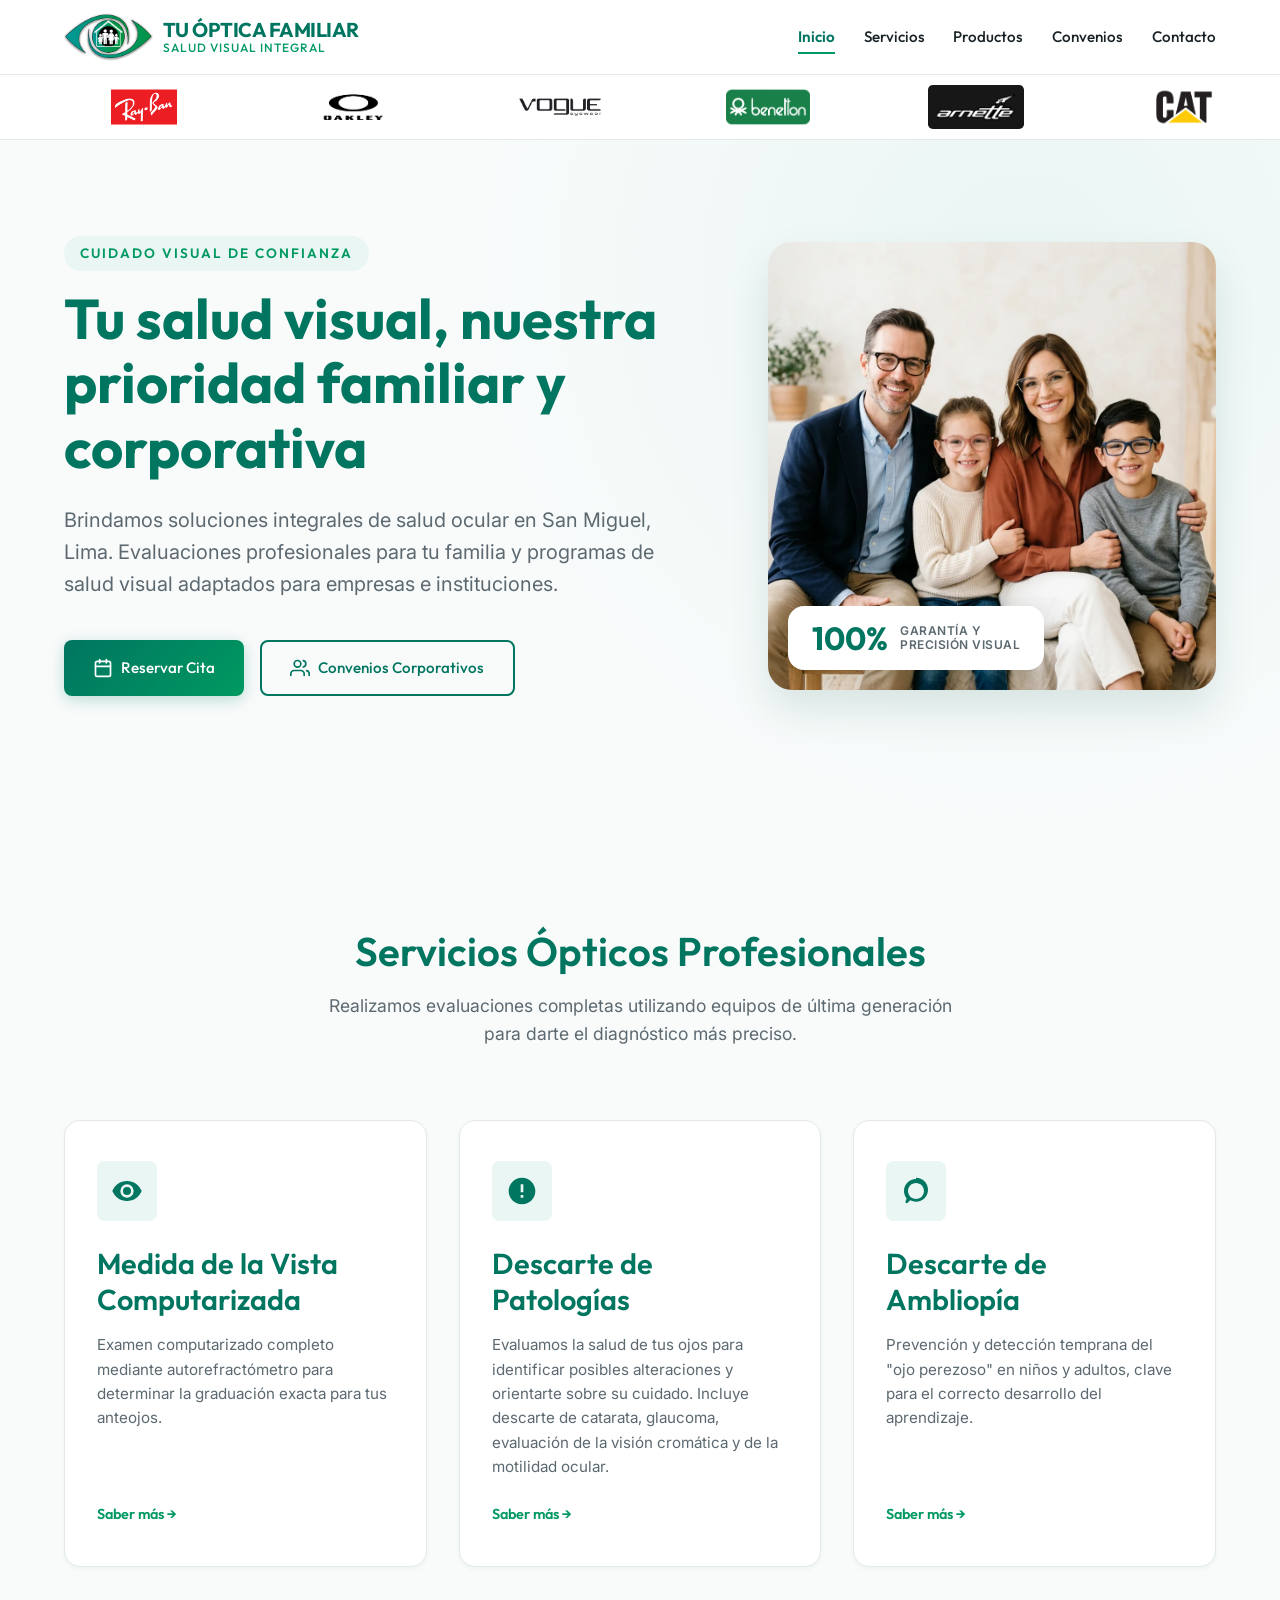
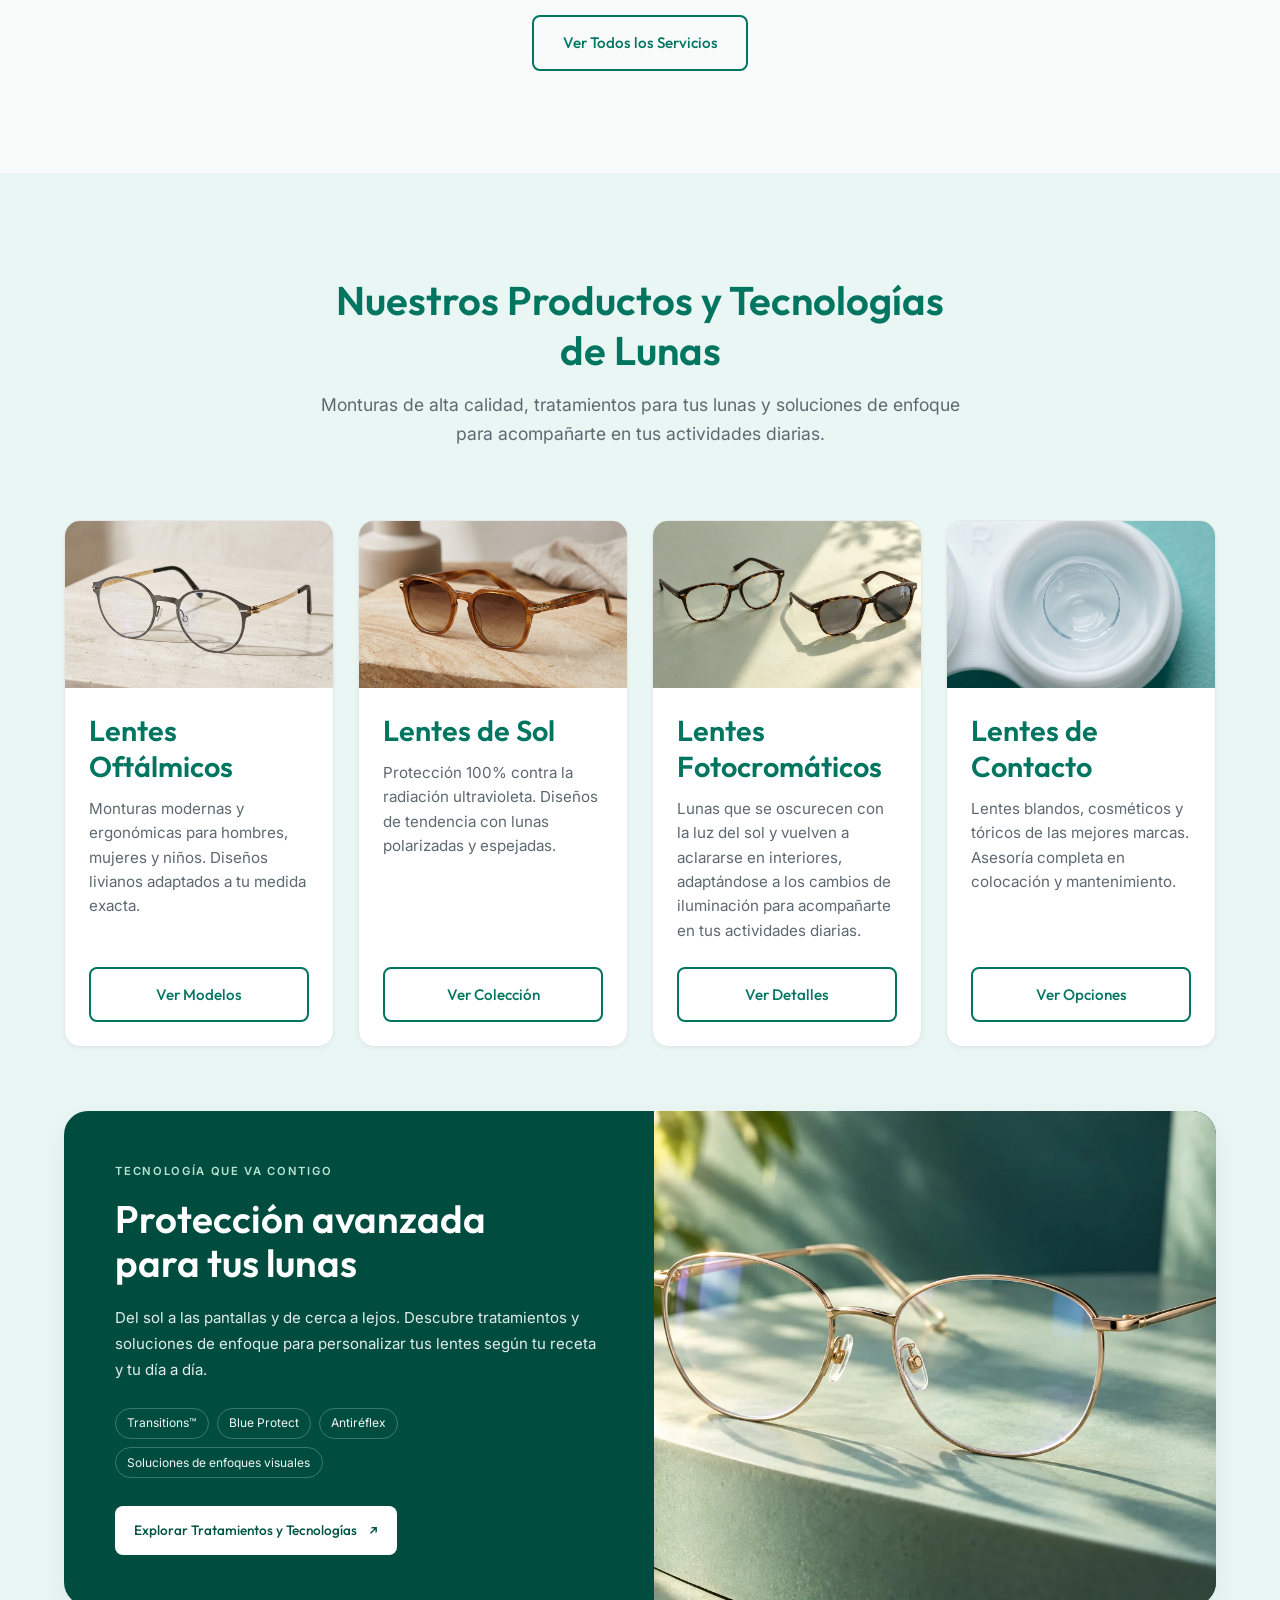
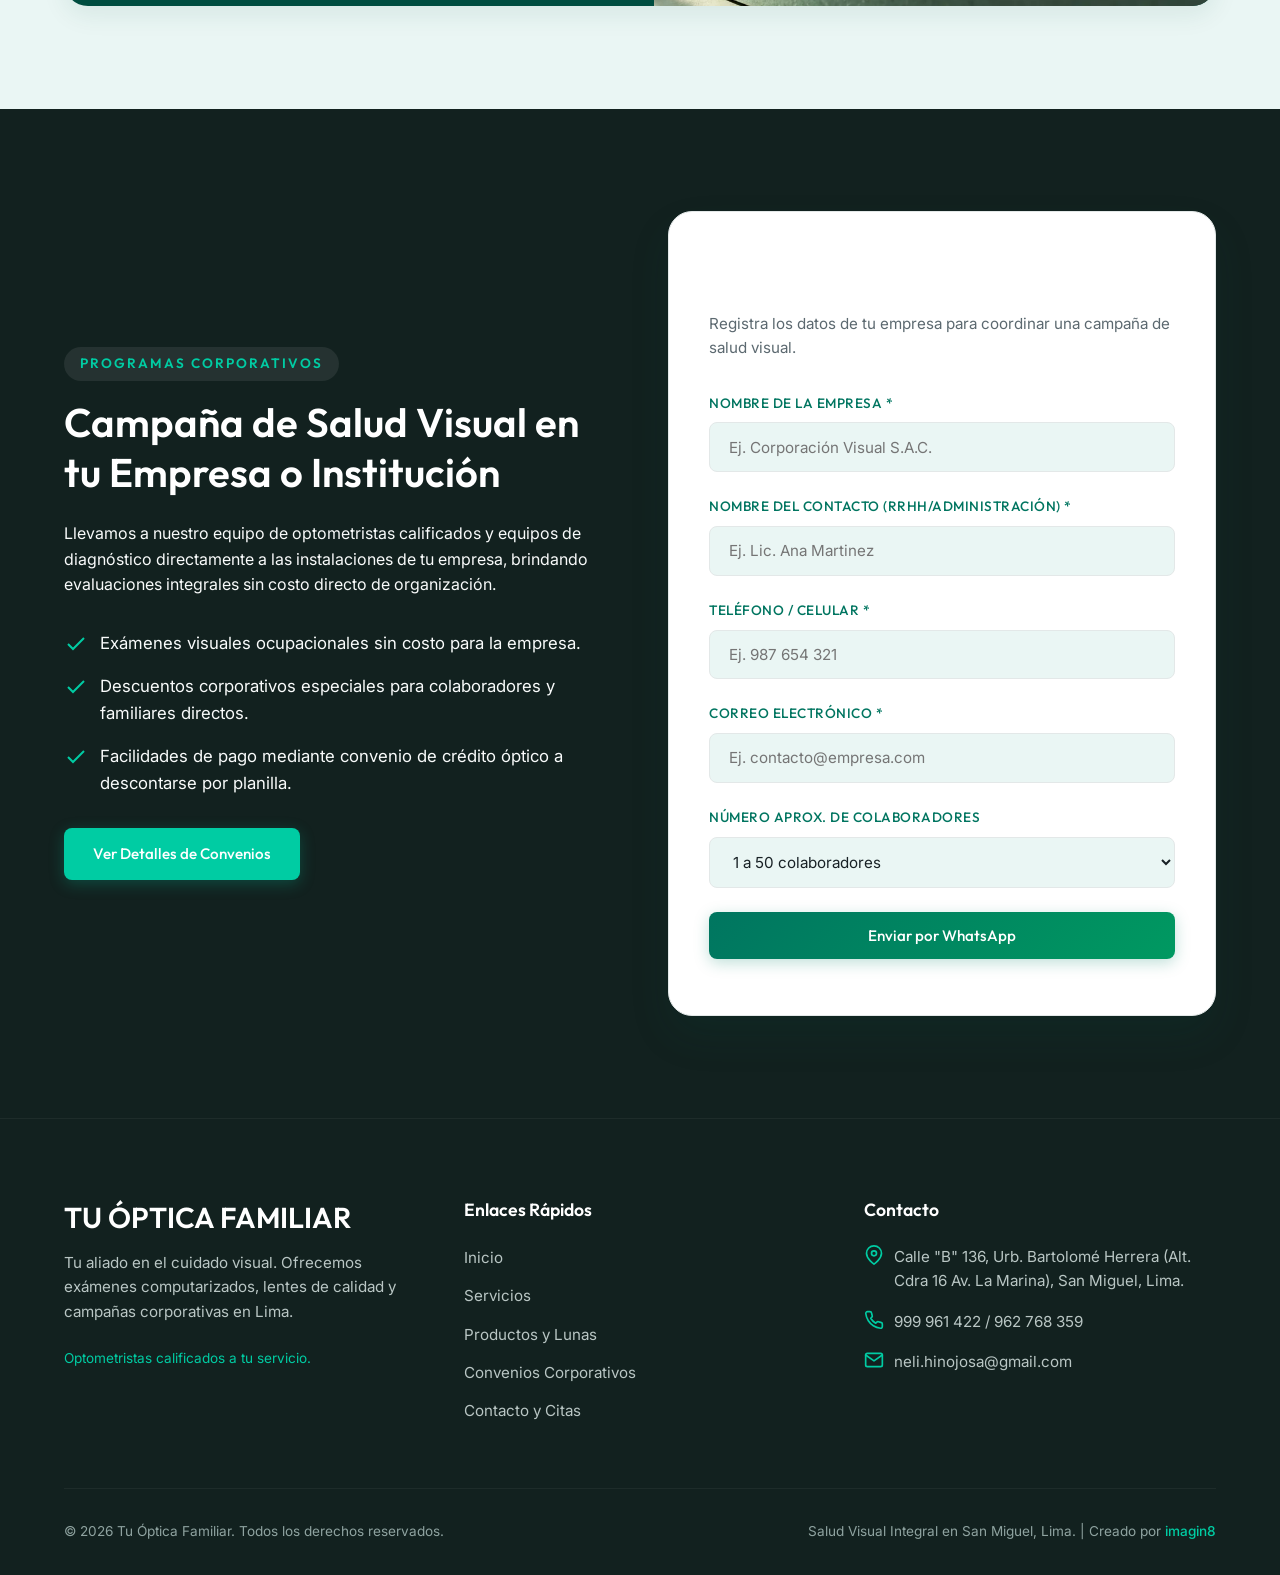
<file: index.html>
<!DOCTYPE html>
<html lang="es">
<head>
  <meta charset="UTF-8">
  <meta name="viewport" content="width=device-width, initial-scale=1.0">
  <title>Tu Óptica Familiar - Salud Visual para tu Familia y Empresa</title>
  <meta name="description" content="En Tu Óptica Familiar ofrecemos exámenes de vista computarizados, monturas de marca, lentes de contacto y convenios corporativos para campañas de salud visual en Lima, San Miguel.">
  <link rel="stylesheet" href="style.css?v=20261028-5">
  <link rel="icon" href="logo-optica-familiar.jpg" type="image/jpeg">
</head>
<body>

  <!-- Backdrop para el menú móvil -->
  <div class="menu-backdrop"></div>

  <!-- Cabecera de Navegación -->
  <header class="header">
    <div class="container header-container">
      <a href="index.html" class="logo-link">
        <img src="logo-optica-familiar.jpg" alt="Tu Óptica Familiar Logo" class="logo-img">
        <div class="logo-text">
          TU ÓPTICA FAMILIAR
          <span>Salud Visual Integral</span>
        </div>
      </a>

      <!-- Menú Escritorio -->
      <nav class="nav">
        <ul class="nav-list">
          <li><a href="index.html" class="nav-link">Inicio</a></li>
          <li><a href="servicios.html" class="nav-link">Servicios</a></li>
          <li><a href="productos.html" class="nav-link">Productos</a></li>
          <li><a href="convenios.html" class="nav-link">Convenios</a></li>
          <li><a href="contacto.html" class="nav-link">Contacto</a></li>
        </ul>
      </nav>

      <!-- Botón de Hamburguesa Móvil -->
      <button class="burger-btn" aria-label="Abrir menú de navegación">
        <span></span>
        <span></span>
        <span></span>
      </button>
    </div>
  </header>

  <!-- Menú Móvil Lateral -->
  <div class="mobile-menu">
    <nav class="mobile-nav">
      <ul class="mobile-nav-list">
        <li><a href="index.html" class="mobile-nav-link">Inicio</a></li>
        <li><a href="servicios.html" class="mobile-nav-link">Servicios</a></li>
        <li><a href="productos.html" class="mobile-nav-link">Productos</a></li>
        <li><a href="convenios.html" class="mobile-nav-link">Convenios</a></li>
        <li><a href="contacto.html" class="mobile-nav-link">Contacto</a></li>
      </ul>
    </nav>
    <a href="contacto.html" class="btn btn-primary" style="margin-top: 2rem; width: 100%;">Agendar Cita</a>
  </div>

  <main>
    <section class="brand-carousel" aria-label="Marcas de monturas" aria-roledescription="carrusel">
      <div class="container brand-carousel-layout">
        <div class="brand-carousel-viewport">
          <div class="brand-carousel-track" id="brand-carousel-track">
          <ul class="brand-carousel-group">
            <li class="brand-carousel-item"><img src="rayban-logo.png" alt="Ray-Ban" width="160" height="64" decoding="async"></li>
            <li class="brand-carousel-item"><img src="oakley-logo.png" alt="Oakley" width="160" height="64" decoding="async"></li>
            <li class="brand-carousel-item"><img src="vogue-logo.png" alt="Vogue Eyewear" width="160" height="64" decoding="async"></li>
            <li class="brand-carousel-item"><img src="benetton-logo.png" alt="Benetton" width="160" height="64" decoding="async"></li>
            <li class="brand-carousel-item brand-carousel-item--dark"><img src="arnette-logo.png" alt="Arnette" width="160" height="64" decoding="async"></li>
            <li class="brand-carousel-item"><img src="cat-logo.png" alt="CAT" width="160" height="64" decoding="async"></li>
          </ul>
          <ul class="brand-carousel-group" aria-hidden="true">
            <li class="brand-carousel-item"><img src="rayban-logo.png" alt="" width="160" height="64" decoding="async"></li>
            <li class="brand-carousel-item"><img src="oakley-logo.png" alt="" width="160" height="64" decoding="async"></li>
            <li class="brand-carousel-item"><img src="vogue-logo.png" alt="" width="160" height="64" decoding="async"></li>
            <li class="brand-carousel-item"><img src="benetton-logo.png" alt="" width="160" height="64" decoding="async"></li>
            <li class="brand-carousel-item brand-carousel-item--dark"><img src="arnette-logo.png" alt="" width="160" height="64" decoding="async"></li>
            <li class="brand-carousel-item"><img src="cat-logo.png" alt="" width="160" height="64" decoding="async"></li>
          </ul>
          </div>
        </div>
      </div>
    </section>

    <!-- ==========================================
         Hero Section
         ========================================== -->
    <section class="hero hero--home">
      <div class="container hero-grid">
        <div class="hero-content">
          <span class="hero-tagline">Cuidado Visual de Confianza</span>
          <h1>Tu salud visual, nuestra prioridad<span class="hero-title-desktop"> familiar y corporativa</span><span class="hero-title-mobile">.</span></h1>
          <p class="hero-desc">
            Brindamos soluciones integrales de salud ocular en San Miguel, Lima. Evaluaciones profesionales para tu familia y programas de salud visual adaptados para empresas e instituciones.
          </p>
          <div class="hero-actions">
            <a href="contacto.html" class="btn btn-primary">
              <svg width="20" height="20" viewBox="0 0 24 24" fill="none" stroke="currentColor" stroke-width="2" stroke-linecap="round" stroke-linejoin="round"><rect x="3" y="4" width="18" height="18" rx="2" ry="2"></rect><line x1="16" y1="2" x2="16" y2="6"></line><line x1="8" y1="2" x2="8" y2="6"></line><line x1="3" y1="10" x2="21" y2="10"></line></svg>
              Reservar Cita
            </a>
            <a href="convenios.html" class="btn btn-outline">
              <svg width="20" height="20" viewBox="0 0 24 24" fill="none" stroke="currentColor" stroke-width="2" stroke-linecap="round" stroke-linejoin="round"><path d="M17 21v-2a4 4 0 0 0-4-4H5a4 4 0 0 0-4 4v2"></path><circle cx="9" cy="7" r="4"></circle><path d="M23 21v-2a4 4 0 0 0-3-3.87"></path><path d="M16 3.13a4 4 0 0 1 0 7.75"></path></svg>
              Convenios Corporativos
            </a>
          </div>
        </div>
        <div class="hero-img-container">
          <div class="hero-img-wrapper">
            <img src="hero-family.webp" alt="Familia feliz con lentes modernos">
            <div class="hero-badge">
              <div class="hero-badge-number">100%</div>
              <div class="hero-badge-text">Garantía y<br>Precisión Visual</div>
            </div>
            <a href="contacto.html" class="btn btn-primary hero-reserve-mobile">
              <svg width="20" height="20" viewBox="0 0 24 24" fill="none" stroke="currentColor" stroke-width="2" stroke-linecap="round" stroke-linejoin="round"><rect x="3" y="4" width="18" height="18" rx="2"></rect><path d="M16 2v4M8 2v4M3 10h18"></path></svg>
              Reservar Cita
            </a>
          </div>
        </div>
      </div>
    </section>

    <!-- ==========================================
         Servicios Destacados
         ========================================== -->
    <section class="section">
      <div class="container">
        <div class="section-header text-center">
          <h2>Servicios Ópticos Profesionales</h2>
          <p>Realizamos evaluaciones completas utilizando equipos de última generación para darte el diagnóstico más preciso.</p>
        </div>
        
        <div class="services-grid services-grid--overview">
          <!-- Tarjeta 1: Medida computarizada -->
          <div class="service-card">
            <div class="service-icon-box">
              <svg viewBox="0 0 24 24"><path d="M12,9A3,3 0 0,0 9,12A3,3 0 0,0 12,15A3,3 0 0,0 15,12A3,3 0 0,0 12,9M12,17A5,5 0 0,1 7,12A5,5 0 0,1 12,7A5,5 0 0,1 17,12A5,5 0 0,1 12,17M12,4.5C7,4.5 2.73,7.61 1,12C2.73,16.39 7,19.5 12,19.5C17,19.5 21.27,16.39 23,12C21.27,7.61 17,4.5 12,4.5Z"/></svg>
            </div>
            <h3>Medida de la Vista Computarizada</h3>
            <p>Examen computarizado completo mediante autorefractómetro para determinar la graduación exacta para tus anteojos.</p>
            <a href="servicios.html#medida" class="service-link">Saber más &rarr;</a>
          </div>

          <!-- Descarte de patologías -->
          <div class="service-card">
            <div class="service-icon-box">
              <svg viewBox="0 0 24 24"><path d="M12 2C6.48 2 2 6.48 2 12s4.48 10 10 10 10-4.48 10-10S17.52 2 12 2zm-1 5h2v6h-2zm0 8h2v2h-2z"/></svg>
            </div>
            <h3>Descarte de Patologías</h3>
            <p>Evaluamos la salud de tus ojos para identificar posibles alteraciones y orientarte sobre su cuidado. Incluye descarte de catarata, glaucoma, evaluación de la visión cromática y de la motilidad ocular.</p>
            <a href="servicios.html#patologias" class="service-link">Saber más &rarr;</a>
          </div>

          <!-- Tarjeta 3: Ambliopía -->
          <div class="service-card">
            <div class="service-icon-box">
              <svg viewBox="0 0 24 24"><path d="M12 3c-4.97 0-9 4.03-9 9 0 2.12.74 4.07 1.97 5.61L4.35 19.4c-.39.39-.39 1.02 0 1.41.39.39 1.02.39 1.41 0l1.9-1.9C9.22 19.58 10.57 20 12 20c4.97 0 9-4.03 9-9s-4.03-9-9-9zm0 15c-3.31 0-6-2.69-6-6s2.69-6 6-6 6 2.69 6 6-2.69 6-6 6z"/></svg>
            </div>
            <h3>Descarte de Ambliopía</h3>
            <p>Prevención y detección temprana del "ojo perezoso" en niños y adultos, clave para el correcto desarrollo del aprendizaje.</p>
            <a href="servicios.html#ambliopia" class="service-link">Saber más &rarr;</a>
          </div>
        </div>
        
        <div class="text-center" style="margin-top: 3rem;">
          <a href="servicios.html" class="btn btn-outline">Ver Todos los Servicios</a>
        </div>
      </div>
    </section>

    <!-- ==========================================
         Productos y Tecnologías Destacadas
         ========================================== -->
    <section class="section" style="background-color: var(--primary-ultra-light);">
      <div class="container">
        <div class="section-header text-center">
          <h2>Nuestros Productos y Tecnologías de Lunas</h2>
          <p>Monturas de alta calidad, tratamientos para tus lunas y soluciones de enfoque para acompañarte en tus actividades diarias.</p>
        </div>

        <div class="products-grid products-grid--overview">
          <!-- Oftálmicos -->
          <div class="product-card">
            <div class="product-img-wrapper">
              <img src="oftalmicos.png" alt="Lentes oftálmicos de diseñador">
            </div>
            <div class="product-info">
              <h3>Lentes Oftálmicos</h3>
              <p>Monturas modernas y ergonómicas para hombres, mujeres y niños. Diseños livianos adaptados a tu medida exacta.</p>
              <a href="productos.html" class="btn btn-outline" style="width: 100%; margin-top: auto;">Ver Modelos</a>
            </div>
          </div>

          <!-- Lentes de Sol -->
          <div class="product-card">
            <div class="product-img-wrapper">
              <img src="sol.png" alt="Lentes de sol con protección UV">
            </div>
            <div class="product-info">
              <h3>Lentes de Sol</h3>
              <p>Protección 100% contra la radiación ultravioleta. Diseños de tendencia con lunas polarizadas y espejadas.</p>
              <a href="productos.html" class="btn btn-outline" style="width: 100%; margin-top: auto;">Ver Colección</a>
            </div>
          </div>

          <!-- Lentes Fotocromáticos -->
          <div class="product-card" id="fotocromaticos">
            <div class="product-img-wrapper">
              <img src="fotocromaticos.webp" alt="Comparación ilustrativa de lentes fotocromáticos: transparentes en interiores y oscurecidos bajo la luz del sol" width="1000" height="667" loading="lazy" decoding="async">
            </div>
            <div class="product-info">
              <h3>Lentes Fotocromáticos</h3>
              <p>Lunas que se oscurecen con la luz del sol y vuelven a aclararse en interiores, adaptándose a los cambios de iluminación para acompañarte en tus actividades diarias.</p>
              <a href="productos.html#fotocromaticos" class="btn btn-outline" style="width: 100%; margin-top: auto;">Ver Detalles</a>
            </div>
          </div>

          <!-- Contacto -->
          <div class="product-card">
            <div class="product-img-wrapper">
              <img src="contacto.png" alt="Lentes de contacto en solución">
            </div>
            <div class="product-info">
              <h3>Lentes de Contacto</h3>
              <p>Lentes blandos, cosméticos y tóricos de las mejores marcas. Asesoría completa en colocación y mantenimiento.</p>
              <a href="productos.html" class="btn btn-outline" style="width: 100%; margin-top: auto;">Ver Opciones</a>
            </div>
          </div>
        </div>

        <!-- Resumen visual de tratamientos y tecnologías -->
        <aside class="lenses-banner" aria-labelledby="lenses-banner-title">
          <div class="lenses-banner-content">
            <span class="lenses-banner-eyebrow">TECNOLOGÍA QUE VA CONTIGO</span>
            <h3 id="lenses-banner-title">Protección avanzada<br>para tus lunas</h3>
            <p>Del sol a las pantallas y de cerca a lejos. Descubre tratamientos y soluciones de enfoque para personalizar tus lentes según tu receta y tu día a día.</p>
            <ul class="lenses-banner-options" aria-label="Tratamientos y tecnologías disponibles">
              <li>Transitions™</li>
              <li>Blue Protect</li>
              <li>Antiréflex</li>
              <li>Soluciones de enfoques visuales</li>
            </ul>
            <a href="productos.html#tecnologias" class="btn lenses-banner-button">Explorar Tratamientos y Tecnologías <span aria-hidden="true">↗</span></a>
          </div>
          <div class="lenses-banner-image">
            <img src="tecnologias-lunas.webp" alt="Imagen ilustrativa de lentes de montura metálica con reflejos sutiles bajo luz natural" width="1200" height="800" loading="lazy" decoding="async">
          </div>
        </aside>
      </div>
    </section>

    <!-- ==========================================
         Sección Campañas Corporativas / Convenios
         ========================================== -->
    <section class="section section-dark corporate-section">
      <div class="container corporate-grid">
        <div class="corporate-content">
          <span class="hero-tagline" style="background-color: rgba(255,255,255,0.08); color: var(--accent);">Programas Corporativos</span>
          <h2>Campaña de Salud Visual en tu Empresa o Institución</h2>
          <p>
            Llevamos a nuestro equipo de optometristas calificados y equipos de diagnóstico directamente a las instalaciones de tu empresa, brindando evaluaciones integrales sin costo directo de organización.
          </p>
          
          <ul class="corporate-list">
            <li>
              <svg viewBox="0 0 24 24" fill="none" stroke="currentColor" stroke-width="2"><polyline points="20 6 9 17 4 12"></polyline></svg>
              <span>Exámenes visuales ocupacionales sin costo para la empresa.</span>
            </li>
            <li>
              <svg viewBox="0 0 24 24" fill="none" stroke="currentColor" stroke-width="2"><polyline points="20 6 9 17 4 12"></polyline></svg>
              <span>Descuentos corporativos especiales para colaboradores y familiares directos.</span>
            </li>
            <li>
              <svg viewBox="0 0 24 24" fill="none" stroke="currentColor" stroke-width="2"><polyline points="20 6 9 17 4 12"></polyline></svg>
              <span>Facilidades de pago mediante convenio de crédito óptico a descontarse por planilla.</span>
            </li>
          </ul>

          <a href="convenios.html" class="btn btn-accent">Ver Detalles de Convenios</a>
        </div>

        <div class="form-card">
          <h3>Solicitar Información</h3>
          <p>Registra los datos de tu empresa para coordinar una campaña de salud visual.</p>
          
          <form id="corporateForm">
            <div class="form-group">
              <label for="company" class="form-label">Nombre de la Empresa *</label>
              <input type="text" id="company" class="form-control" placeholder="Ej. Corporación Visual S.A.C." required>
            </div>
            <div class="form-group">
              <label for="contactName" class="form-label">Nombre del Contacto (RRHH/Administración) *</label>
              <input type="text" id="contactName" class="form-control" placeholder="Ej. Lic. Ana Martinez" required>
            </div>
            <div class="form-group">
              <label for="phone" class="form-label">Teléfono / Celular *</label>
              <input type="tel" id="phone" class="form-control" placeholder="Ej. 987 654 321" required>
            </div>
            <div class="form-group">
              <label for="email" class="form-label">Correo Electrónico *</label>
              <input type="email" id="email" class="form-control" placeholder="Ej. contacto@empresa.com" required>
            </div>
            <div class="form-group">
              <label for="employees" class="form-label">Número aprox. de Colaboradores</label>
              <select id="employees" class="form-control">
                <option value="1-50">1 a 50 colaboradores</option>
                <option value="51-200">51 a 200 colaboradores</option>
                <option value="200+">Más de 200 colaboradores</option>
              </select>
            </div>
            <button type="submit" class="btn btn-primary" style="width: 100%;">Enviar por WhatsApp</button>
          </form>
        </div>
      </div>
    </section>
  </main>

  <!-- ==========================================
       Footer
       ========================================== -->
  <footer class="footer">
    <div class="container footer-grid">
      <div class="footer-brand">
        <h3>TU ÓPTICA FAMILIAR</h3>
        <p>Tu aliado en el cuidado visual. Ofrecemos exámenes computarizados, lentes de calidad y campañas corporativas en Lima.</p>
        <p style="font-size: 0.85rem; color: var(--accent);">Optometristas calificados a tu servicio.</p>
      </div>

      <div class="footer-links">
        <h4>Enlaces Rápidos</h4>
        <ul class="footer-links-list">
          <li><a href="index.html">Inicio</a></li>
          <li><a href="servicios.html">Servicios</a></li>
          <li><a href="productos.html">Productos y Lunas</a></li>
          <li><a href="convenios.html">Convenios Corporativos</a></li>
          <li><a href="contacto.html">Contacto y Citas</a></li>
        </ul>
      </div>

      <div class="footer-contact">
        <h4>Contacto</h4>
        <ul class="footer-contact-list">
          <li>
            <svg viewBox="0 0 24 24" fill="none" stroke="currentColor" stroke-width="2" stroke-linecap="round" stroke-linejoin="round"><path d="M21 10c0 7-9 13-9 13s-9-6-9-13a9 9 0 0 1 18 0z"></path><circle cx="12" cy="10" r="3"></circle></svg>
            <span>Calle "B" 136, Urb. Bartolomé Herrera (Alt. Cdra 16 Av. La Marina), San Miguel, Lima.</span>
          </li>
          <li>
            <svg viewBox="0 0 24 24" fill="none" stroke="currentColor" stroke-width="2" stroke-linecap="round" stroke-linejoin="round"><path d="M22 16.92v3a2 2 0 0 1-2.18 2 19.79 19.79 0 0 1-8.63-3.07 19.5 19.5 0 0 1-6-6 19.79 19.79 0 0 1-3.07-8.67A2 2 0 0 1 4.11 2h3a2 2 0 0 1 2 1.72 12.84 12.84 0 0 0 .7 2.81 2 2 0 0 1-.45 2.11L8.09 9.91a16 16 0 0 0 6 6l1.27-1.27a2 2 0 0 1 2.11-.45 12.84 12.84 0 0 0 2.81.7A2 2 0 0 1 22 16.92z"></path></svg>
            <span>999 961 422 / 962 768 359</span>
          </li>
          <li>
            <svg viewBox="0 0 24 24" fill="none" stroke="currentColor" stroke-width="2" stroke-linecap="round" stroke-linejoin="round"><path d="M4 4h16c1.1 0 2 .9 2 2v12c0 1.1-.9 2-2 2H4c-1.1 0-2-.9-2-2V6c0-1.1.9-2 2-2z"></path><polyline points="22,6 12,13 2,6"></polyline></svg>
            <span>neli.hinojosa@gmail.com</span>
          </li>
        </ul>
      </div>
    </div>

    <div class="container footer-bottom">
      <p>&copy; 2026 Tu Óptica Familiar. Todos los derechos reservados.</p>
      <p>Salud Visual Integral en San Miguel, Lima. | Creado por <a href="https://imagin8.net.pe" target="_blank" rel="noopener" style="color: var(--accent); font-weight: 500;">imagin8</a></p>
    </div>
  </footer>

  <script src="main.js?v=20261028-5"></script>
</body>
</html>
</file>
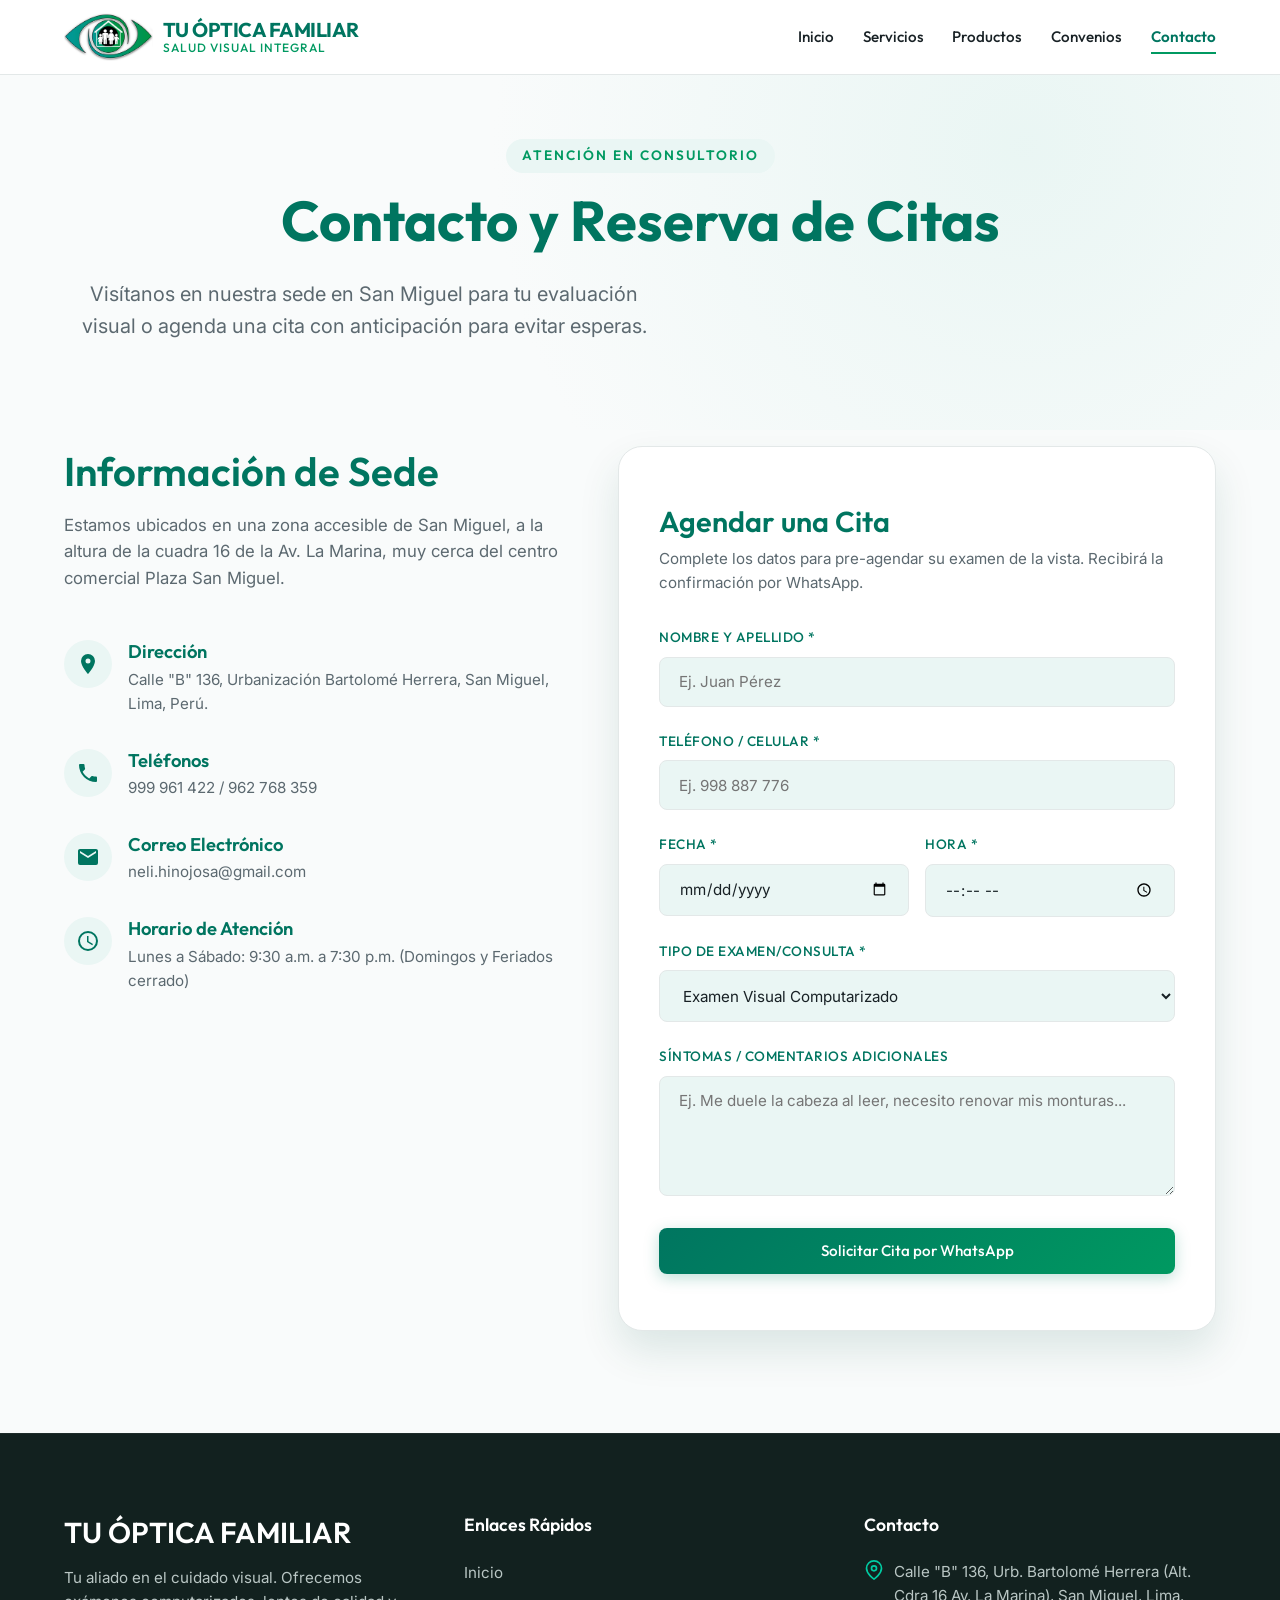
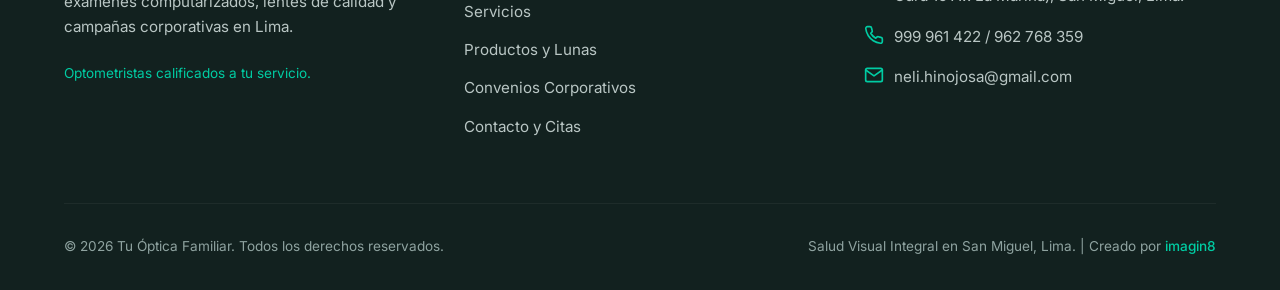
<file: contacto.html>
<!DOCTYPE html>
<html lang="es">
<head>
  <meta charset="UTF-8">
  <meta name="viewport" content="width=device-width, initial-scale=1.0">
  <title>Contacto y Citas - Tu Óptica Familiar</title>
  <meta name="description" content="Agenda tu examen de la vista en San Miguel, Lima. Dirección, horario, teléfono y WhatsApp de Tu Óptica Familiar.">
  <link rel="stylesheet" href="style.css?v=20261028-5">
  <link rel="icon" href="logo-optica-familiar.jpg" type="image/jpeg">
</head>
<body>

  <div class="menu-backdrop"></div>

  <!-- Cabecera de Navegación -->
  <header class="header">
    <div class="container header-container">
      <a href="index.html" class="logo-link">
        <img src="logo-optica-familiar.jpg" alt="Tu Óptica Familiar Logo" class="logo-img">
        <div class="logo-text">
          TU ÓPTICA FAMILIAR
          <span>Salud Visual Integral</span>
        </div>
      </a>

      <!-- Menú Escritorio -->
      <nav class="nav">
        <ul class="nav-list">
          <li><a href="index.html" class="nav-link">Inicio</a></li>
          <li><a href="servicios.html" class="nav-link">Servicios</a></li>
          <li><a href="productos.html" class="nav-link">Productos</a></li>
          <li><a href="convenios.html" class="nav-link">Convenios</a></li>
          <li><a href="contacto.html" class="nav-link">Contacto</a></li>
        </ul>
      </nav>

      <!-- Botón de Hamburguesa Móvil -->
      <button class="burger-btn" aria-label="Abrir menú de navegación">
        <span></span>
        <span></span>
        <span></span>
      </button>
    </div>
  </header>

  <!-- Menú Móvil Lateral -->
  <div class="mobile-menu">
    <nav class="mobile-nav">
      <ul class="mobile-nav-list">
        <li><a href="index.html" class="mobile-nav-link">Inicio</a></li>
        <li><a href="servicios.html" class="mobile-nav-link">Servicios</a></li>
        <li><a href="productos.html" class="mobile-nav-link">Productos</a></li>
        <li><a href="convenios.html" class="mobile-nav-link">Convenios</a></li>
        <li><a href="contacto.html" class="mobile-nav-link">Contacto</a></li>
      </ul>
    </nav>
    <a href="contacto.html" class="btn btn-primary" style="margin-top: 2rem; width: 100%;">Agendar Cita</a>
  </div>

  <main>
    <!-- ==========================================
         Hero de Contacto
         ========================================== -->
    <section class="hero" style="padding: 4rem 0 3rem 0;">
      <div class="container text-center">
        <span class="hero-tagline">Atención en Consultorio</span>
        <h1>Contacto y Reserva de Citas</h1>
        <p class="hero-desc">
          Visítanos en nuestra sede en San Miguel para tu evaluación visual o agenda una cita con anticipación para evitar esperas.
        </p>
      </div>
    </section>

    <!-- ==========================================
         Formulario e Info de Contacto
         ========================================== -->
    <section class="section" style="padding-top: 1rem;">
      <div class="container contact-grid">
        
        <!-- Info de contacto y Ubicación -->
        <div>
          <h2>Información de Sede</h2>
          <p style="color: var(--text-muted); font-size: 1.05rem; margin-bottom: 3rem;">
            Estamos ubicados en una zona accesible de San Miguel, a la altura de la cuadra 16 de la Av. La Marina, muy cerca del centro comercial Plaza San Miguel.
          </p>

          <div class="contact-info-list">
            <!-- Dirección -->
            <div class="contact-item">
              <div class="contact-icon">
                <svg viewBox="0 0 24 24"><path fill="currentColor" d="M12,11.5A2.5,2.5 0 0,1 9.5,9A2.5,2.5 0 0,1 12,6.5A2.5,2.5 0 0,1 14.5,9A2.5,2.5 0 0,1 12,11.5M12,2A7,7 0 0,0 5,9C5,14.25 12,22 12,22C12,22 19,14.25 19,9A7,7 0 0,0 12,2Z"/></svg>
              </div>
              <div class="contact-text">
                <h4>Dirección</h4>
                <p>Calle "B" 136, Urbanización Bartolomé Herrera, San Miguel, Lima, Perú.</p>
              </div>
            </div>

            <!-- Teléfonos -->
            <div class="contact-item">
              <div class="contact-icon">
                <svg viewBox="0 0 24 24"><path fill="currentColor" d="M6.62,10.79C8.06,13.62 10.38,15.94 13.21,17.38L15.41,15.18C15.69,14.9 16.08,14.82 16.43,14.93C17.55,15.3 18.75,15.5 20,15.5A1,1 0 0,1 21,16.5V20A1,1 0 0,1 20,21A17,17 0 0,1 3,4A1,1 0 0,1 4,3H7.5A1,1 0 0,1 8.5,4C8.5,5.25 8.7,6.45 9.07,7.57C9.18,7.92 9.1,8.31 8.82,8.59L6.62,10.79Z"/></svg>
              </div>
              <div class="contact-text">
                <h4>Teléfonos</h4>
                <p>999 961 422 / 962 768 359</p>
              </div>
            </div>

            <!-- Correo -->
            <div class="contact-item">
              <div class="contact-icon">
                <svg viewBox="0 0 24 24"><path fill="currentColor" d="M20,4H4C2.89,4 2,4.89 2,6V18A2,2 0 0,0 4,20H20A2,2 0 0,0 22,18V6C22,4.89 21.1,4 20,4M20,8L12,13L4,8V6L12,11L20,6V8Z"/></svg>
              </div>
              <div class="contact-text">
                <h4>Correo Electrónico</h4>
                <p>neli.hinojosa@gmail.com</p>
              </div>
            </div>

            <!-- Horario -->
            <div class="contact-item">
              <div class="contact-icon">
                <svg viewBox="0 0 24 24"><path fill="currentColor" d="M12,20A8,8 0 0,0 20,12A8,8 0 0,0 12,4A8,8 0 0,0 4,12A8,8 0 0,0 12,20M12,2A10,10 0 0,1 22,12A10,10 0 0,1 12,22A10,10 0 0,1 2,12A10,10 0 0,1 12,2M12.5,7V12.25L17,14.92L16.25,16.15L11,13V7H12.5Z"/></svg>
              </div>
              <div class="contact-text">
                <h4>Horario de Atención</h4>
                <p>Lunes a Sábado: 9:30 a.m. a 7:30 p.m. (Domingos y Feriados cerrado)</p>
              </div>
            </div>
          </div>
        </div>

        <!-- Formulario de Agendamiento de Citas -->
        <div class="form-card">
          <h3>Agendar una Cita</h3>
          <p>Complete los datos para pre-agendar su examen de la vista. Recibirá la confirmación por WhatsApp.</p>
          
          <form id="appointmentForm">
            <div class="form-group">
              <label for="name" class="form-label">Nombre y Apellido *</label>
              <input type="text" id="name" class="form-control" placeholder="Ej. Juan Pérez" required>
            </div>
            
            <div class="form-group">
              <label for="phone" class="form-label">Teléfono / Celular *</label>
              <input type="tel" id="phone" class="form-control" placeholder="Ej. 998 887 776" required>
            </div>

            <div class="form-group" style="display: grid; grid-template-columns: 1fr 1fr; gap: 1rem;">
              <div>
                <label for="date" class="form-label">Fecha *</label>
                <input type="date" id="date" class="form-control" required>
              </div>
              <div>
                <label for="time" class="form-label">Hora *</label>
                <input type="time" id="time" class="form-control" required>
              </div>
            </div>

            <div class="form-group">
              <label for="service" class="form-label">Tipo de Examen/Consulta *</label>
              <select id="service" class="form-control" required>
                <optgroup label="Optometría">
                  <option value="Examen Visual Computarizado">Examen Visual Computarizado</option>
                  <option value="Medida de la Vista Computarizada">Medición de la Vista</option>
                  <option value="Prescripción de Lentes">Prescripción de Lentes</option>
                  <option value="Adaptación de Lentes de Contacto">Adaptación de Lentes de Contacto</option>
                  <option value="Evaluación de la Visión Binocular">Evaluación de la Visión Binocular</option>
                  <option value="Control de Seguimiento Visual">Control de Seguimiento Visual</option>
                </optgroup>
                <optgroup label="Oftalmología">
                <option value="Patologias">Descarte de Patologías (catarata, glaucoma y visión cromática)</option>
                <option value="Descarte de Catarata">Descarte de Catarata</option>
                <option value="Descarte de Glaucoma">Descarte de Glaucoma</option>
                <option value="Test de Visión Cromática">Test de Visión Cromática</option>
                <option value="Descarte de Estrabismo / Motilidad">Motilidad Ocular y Estrabismo</option>
                <option value="Descarte de Ambliopia">Descarte de Ambliopía (Ojo Vago)</option>
                <option value="Descarte de Pterigion">Descarte de Pterigión (Carnosidad)</option>
                </optgroup>
              </select>
            </div>

            <div class="form-group">
              <label for="message" class="form-label">Síntomas / Comentarios adicionales</label>
              <textarea id="message" class="form-control" placeholder="Ej. Me duele la cabeza al leer, necesito renovar mis monturas..."></textarea>
            </div>

            <button type="submit" class="btn btn-primary" style="width: 100%;">Solicitar Cita por WhatsApp</button>
          </form>
        </div>
      </div>
    </section>

  </main>

  <!-- Footer -->
  <footer class="footer">
    <div class="container footer-grid">
      <div class="footer-brand">
        <h3>TU ÓPTICA FAMILIAR</h3>
        <p>Tu aliado en el cuidado visual. Ofrecemos exámenes computarizados, lentes de calidad y campañas corporativas en Lima.</p>
        <p style="font-size: 0.85rem; color: var(--accent);">Optometristas calificados a tu servicio.</p>
      </div>

      <div class="footer-links">
        <h4>Enlaces Rápidos</h4>
        <ul class="footer-links-list">
          <li><a href="index.html">Inicio</a></li>
          <li><a href="servicios.html">Servicios</a></li>
          <li><a href="productos.html">Productos y Lunas</a></li>
          <li><a href="convenios.html">Convenios Corporativos</a></li>
          <li><a href="contacto.html">Contacto y Citas</a></li>
        </ul>
      </div>

      <div class="footer-contact">
        <h4>Contacto</h4>
        <ul class="footer-contact-list">
          <li>
            <svg viewBox="0 0 24 24" fill="none" stroke="currentColor" stroke-width="2" stroke-linecap="round" stroke-linejoin="round"><path d="M21 10c0 7-9 13-9 13s-9-6-9-13a9 9 0 0 1 18 0z"></path><circle cx="12" cy="10" r="3"></circle></svg>
            <span>Calle "B" 136, Urb. Bartolomé Herrera (Alt. Cdra 16 Av. La Marina), San Miguel, Lima.</span>
          </li>
          <li>
            <svg viewBox="0 0 24 24" fill="none" stroke="currentColor" stroke-width="2" stroke-linecap="round" stroke-linejoin="round"><path d="M22 16.92v3a2 2 0 0 1-2.18 2 19.79 19.79 0 0 1-8.63-3.07 19.5 19.5 0 0 1-6-6 19.79 19.79 0 0 1-3.07-8.67A2 2 0 0 1 4.11 2h3a2 2 0 0 1 2 1.72 12.84 12.84 0 0 0 .7 2.81 2 2 0 0 1-.45 2.11L8.09 9.91a16 16 0 0 0 6 6l1.27-1.27a2 2 0 0 1 2.11-.45 12.84 12.84 0 0 0 2.81.7A2 2 0 0 1 22 16.92z"></path></svg>
            <span>999 961 422 / 962 768 359</span>
          </li>
          <li>
            <svg viewBox="0 0 24 24" fill="none" stroke="currentColor" stroke-width="2" stroke-linecap="round" stroke-linejoin="round"><path d="M4 4h16c1.1 0 2 .9 2 2v12c0 1.1-.9 2-2 2H4c-1.1 0-2-.9-2-2V6c0-1.1.9-2 2-2z"></path><polyline points="22,6 12,13 2,6"></polyline></svg>
            <span>neli.hinojosa@gmail.com</span>
          </li>
        </ul>
      </div>
    </div>

    <div class="container footer-bottom">
      <p>&copy; 2026 Tu Óptica Familiar. Todos los derechos reservados.</p>
      <p>Salud Visual Integral en San Miguel, Lima. | Creado por <a href="https://imagin8.net.pe" target="_blank" rel="noopener" style="color: var(--accent); font-weight: 500;">imagin8</a></p>
    </div>
  </footer>

  <!-- Helper Script to parse service from URL -->
  <script>
    document.addEventListener('DOMContentLoaded', () => {
      const urlParams = new URLSearchParams(window.location.search);
      const requestedService = urlParams.get('service');
      const aliases = { Contactologia: 'Adaptación de Lentes de Contacto' };
      const serviceParam = aliases[requestedService] || requestedService;
      if (serviceParam) {
        const select = document.getElementById('service');
        if (select) {
          // Match simple parts
          for (let option of select.options) {
            if (option.value.toLowerCase().includes(serviceParam.toLowerCase())) {
              select.value = option.value;
              break;
            }
          }
        }
      }
    });
  </script>

  <script src="main.js?v=20261028-5"></script>
</body>
</html>
</file>
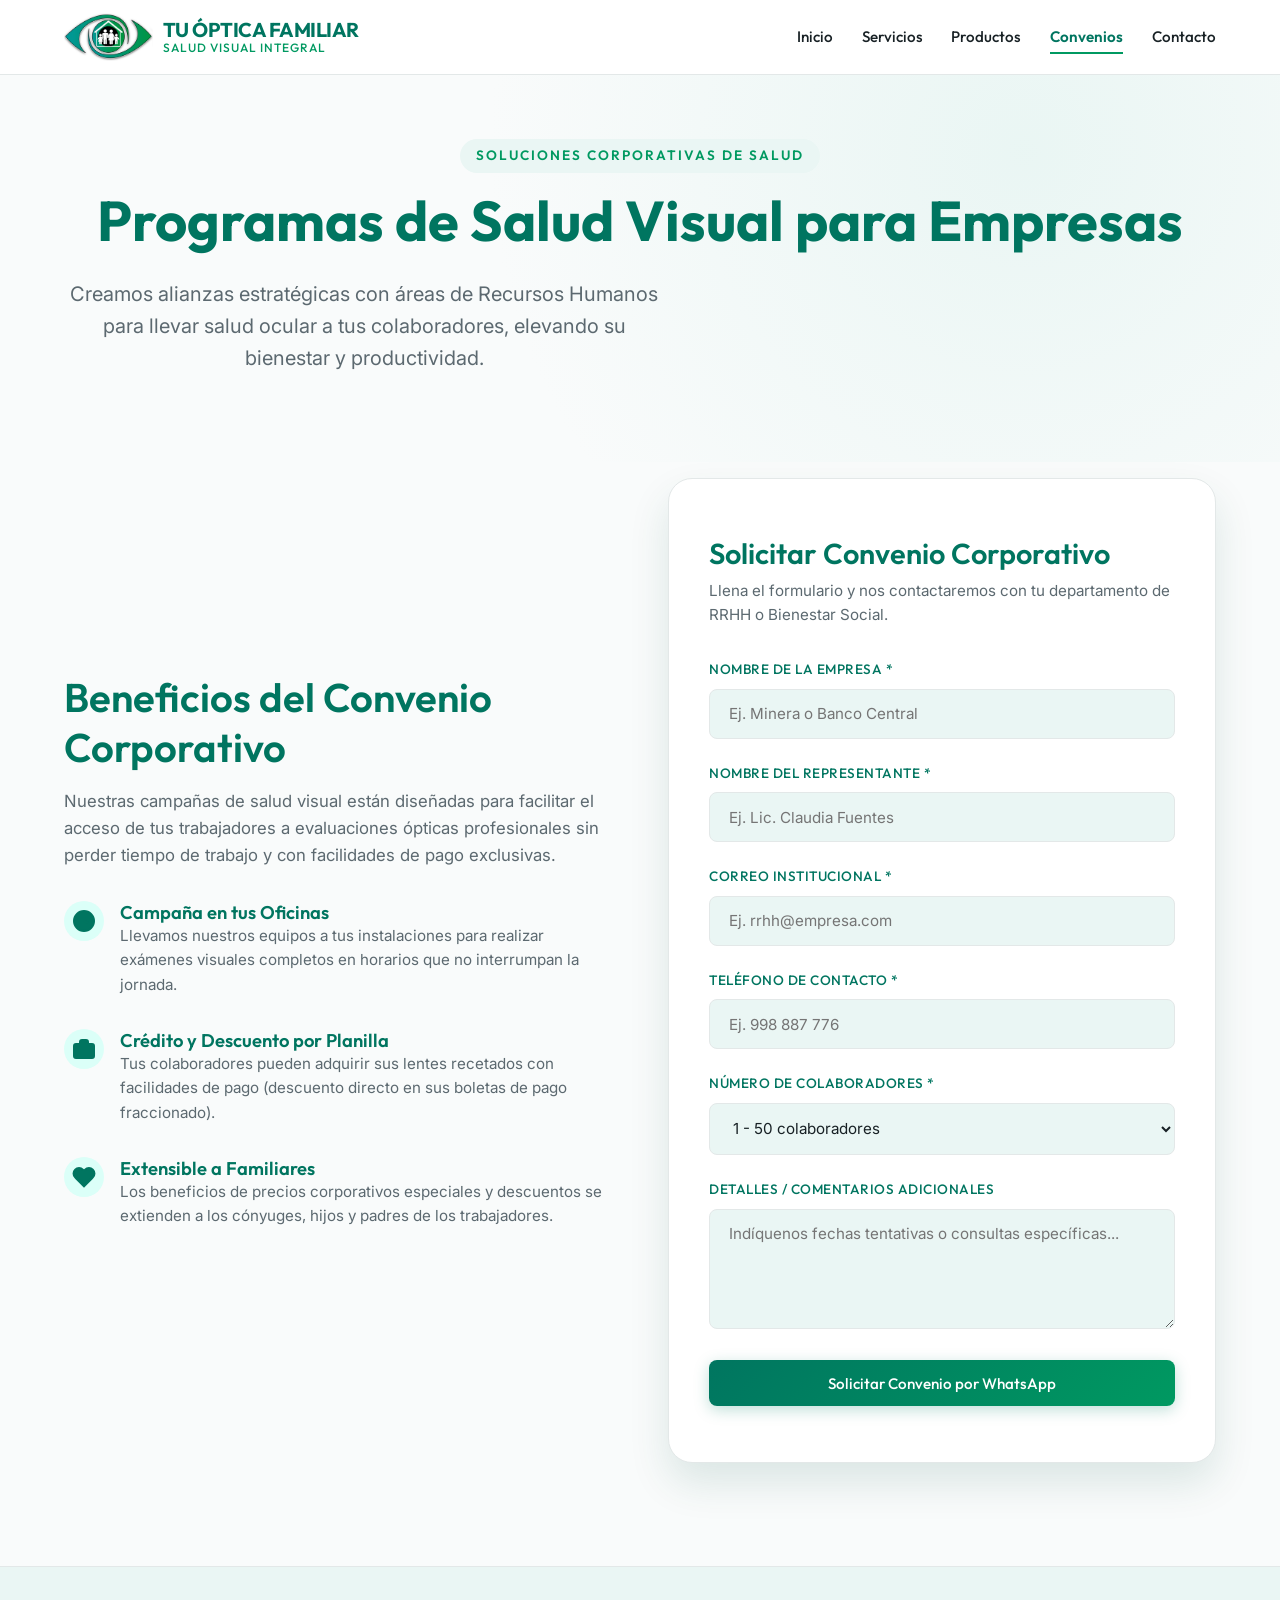
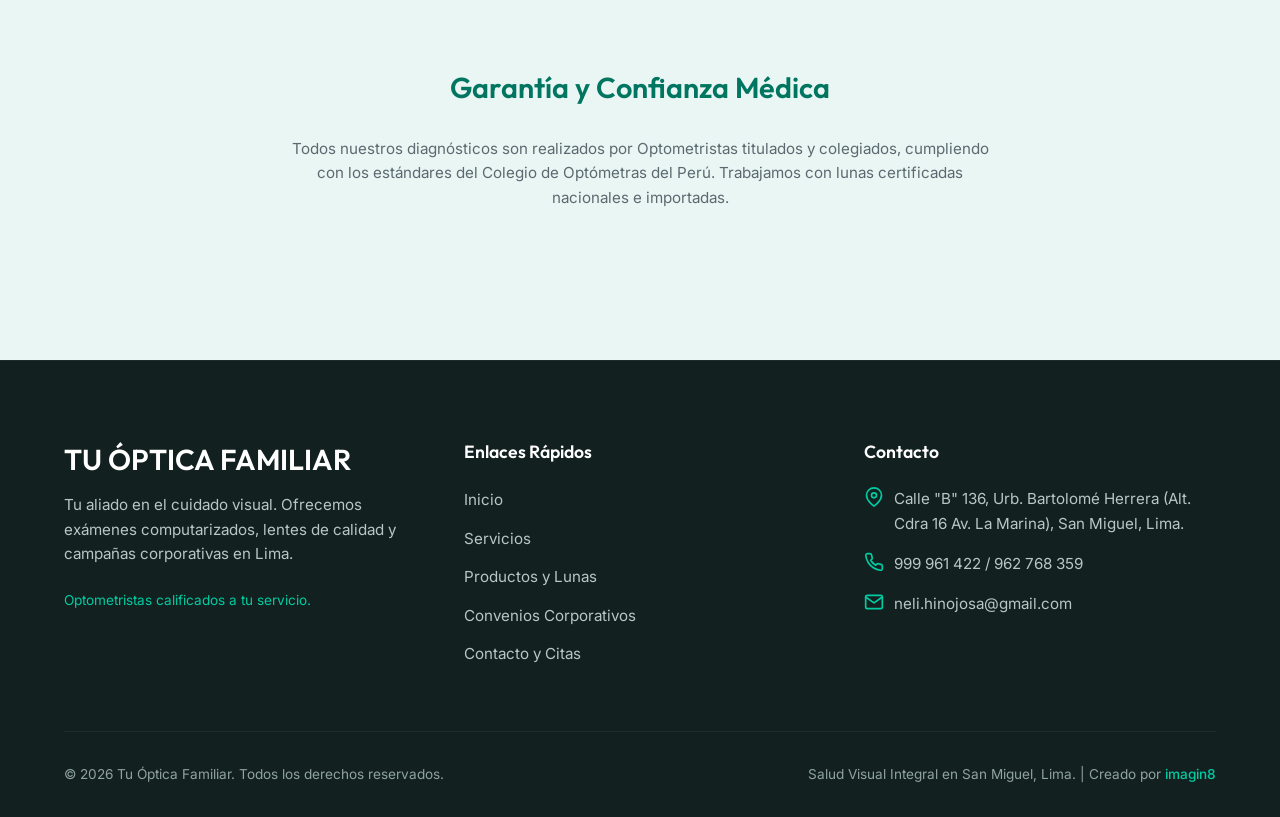
<file: convenios.html>
<!DOCTYPE html>
<html lang="es">
<head>
  <meta charset="UTF-8">
  <meta name="viewport" content="width=device-width, initial-scale=1.0">
  <title>Convenios Corporativos y Campañas - Tu Óptica Familiar</title>
  <meta name="description" content="Campañas de salud visual ocupacional para empresas en Lima. Exámenes gratuitos, crédito por planilla y descuentos especiales para colaboradores.">
  <link rel="stylesheet" href="style.css?v=20261028-5">
  <link rel="icon" href="logo-optica-familiar.jpg" type="image/jpeg">
</head>
<body>

  <div class="menu-backdrop"></div>

  <!-- Cabecera de Navegación -->
  <header class="header">
    <div class="container header-container">
      <a href="index.html" class="logo-link">
        <img src="logo-optica-familiar.jpg" alt="Tu Óptica Familiar Logo" class="logo-img">
        <div class="logo-text">
          TU ÓPTICA FAMILIAR
          <span>Salud Visual Integral</span>
        </div>
      </a>

      <!-- Menú Escritorio -->
      <nav class="nav">
        <ul class="nav-list">
          <li><a href="index.html" class="nav-link">Inicio</a></li>
          <li><a href="servicios.html" class="nav-link">Servicios</a></li>
          <li><a href="productos.html" class="nav-link">Productos</a></li>
          <li><a href="convenios.html" class="nav-link">Convenios</a></li>
          <li><a href="contacto.html" class="nav-link">Contacto</a></li>
        </ul>
      </nav>

      <!-- Botón de Hamburguesa Móvil -->
      <button class="burger-btn" aria-label="Abrir menú de navegación">
        <span></span>
        <span></span>
        <span></span>
      </button>
    </div>
  </header>

  <!-- Menú Móvil Lateral -->
  <div class="mobile-menu">
    <nav class="mobile-nav">
      <ul class="mobile-nav-list">
        <li><a href="index.html" class="mobile-nav-link">Inicio</a></li>
        <li><a href="servicios.html" class="mobile-nav-link">Servicios</a></li>
        <li><a href="productos.html" class="mobile-nav-link">Productos</a></li>
        <li><a href="convenios.html" class="mobile-nav-link">Convenios</a></li>
        <li><a href="contacto.html" class="mobile-nav-link">Contacto</a></li>
      </ul>
    </nav>
    <a href="contacto.html" class="btn btn-primary" style="margin-top: 2rem; width: 100%;">Agendar Cita</a>
  </div>

  <main>
    <!-- ==========================================
         Hero de Convenios
         ========================================== -->
    <section class="hero" style="padding: 4rem 0 3rem 0;">
      <div class="container text-center">
        <span class="hero-tagline">Soluciones Corporativas de Salud</span>
        <h1>Programas de Salud Visual para Empresas</h1>
        <p class="hero-desc">
          Creamos alianzas estratégicas con áreas de Recursos Humanos para llevar salud ocular a tus colaboradores, elevando su bienestar y productividad.
        </p>
      </div>
    </section>

    <!-- ==========================================
         Contenido Convenios e Información
         ========================================== -->
    <section class="section" style="padding-top: 1rem;">
      <div class="container corporate-grid">
        <div>
          <h2>Beneficios del Convenio Corporativo</h2>
          <p style="color: var(--text-muted); font-size: 1.05rem; margin-bottom: 2rem;">
            Nuestras campañas de salud visual están diseñadas para facilitar el acceso de tus trabajadores a evaluaciones ópticas profesionales sin perder tiempo de trabajo y con facilidades de pago exclusivas.
          </p>

          <div style="display: flex; flex-direction: column; gap: 2rem; margin-bottom: 2.5rem;">
            <!-- Beneficio 1 -->
            <div style="display: flex; gap: 16px;">
              <div class="contact-icon" style="width: 40px; height: 40px; background-color: var(--accent-light); color: var(--primary);">
                <svg width="20" height="20" viewBox="0 0 24 24" fill="none" stroke="currentColor" stroke-width="2"><circle cx="12" cy="12" r="10"></circle><polyline points="12 6 12 12 16 14"></polyline></svg>
              </div>
              <div>
                <h4 style="color: var(--primary);">Campaña en tus Oficinas</h4>
                <p style="color: var(--text-muted); font-size: 0.95rem;">Llevamos nuestros equipos a tus instalaciones para realizar exámenes visuales completos en horarios que no interrumpan la jornada.</p>
              </div>
            </div>

            <!-- Beneficio 2 -->
            <div style="display: flex; gap: 16px;">
              <div class="contact-icon" style="width: 40px; height: 40px; background-color: var(--accent-light); color: var(--primary);">
                <svg width="20" height="20" viewBox="0 0 24 24" fill="none" stroke="currentColor" stroke-width="2"><rect x="2" y="7" width="20" height="14" rx="2" ry="2"></rect><path d="M16 21V5a2 2 0 0 0-2-2h-4a2 2 0 0 0-2 2v16"></path></svg>
              </div>
              <div>
                <h4 style="color: var(--primary);">Crédito y Descuento por Planilla</h4>
                <p style="color: var(--text-muted); font-size: 0.95rem;">Tus colaboradores pueden adquirir sus lentes recetados con facilidades de pago (descuento directo en sus boletas de pago fraccionado).</p>
              </div>
            </div>

            <!-- Beneficio 3 -->
            <div style="display: flex; gap: 16px;">
              <div class="contact-icon" style="width: 40px; height: 40px; background-color: var(--accent-light); color: var(--primary);">
                <svg width="20" height="20" viewBox="0 0 24 24" fill="none" stroke="currentColor" stroke-width="2"><path d="M20.84 4.61a5.5 5.5 0 0 0-7.78 0L12 5.67l-1.06-1.06a5.5 5.5 0 0 0-7.78 7.78l1.06 1.06L12 21.23l7.78-7.78 1.06-1.06a5.5 5.5 0 0 0 0-7.78z"></path></svg>
              </div>
              <div>
                <h4 style="color: var(--primary);">Extensible a Familiares</h4>
                <p style="color: var(--text-muted); font-size: 0.95rem;">Los beneficios de precios corporativos especiales y descuentos se extienden a los cónyuges, hijos y padres de los trabajadores.</p>
              </div>
            </div>
          </div>
        </div>

        <!-- Formulario Corporativo -->
        <div class="form-card">
          <h3>Solicitar Convenio Corporativo</h3>
          <p>Llena el formulario y nos contactaremos con tu departamento de RRHH o Bienestar Social.</p>
          
          <form id="corporateForm">
            <div class="form-group">
              <label for="company" class="form-label">Nombre de la Empresa *</label>
              <input type="text" id="company" class="form-control" placeholder="Ej. Minera o Banco Central" required>
            </div>
            <div class="form-group">
              <label for="contactName" class="form-label">Nombre del Representante *</label>
              <input type="text" id="contactName" class="form-control" placeholder="Ej. Lic. Claudia Fuentes" required>
            </div>
            <div class="form-group">
              <label for="email" class="form-label">Correo Institucional *</label>
              <input type="email" id="email" class="form-control" placeholder="Ej. rrhh@empresa.com" required>
            </div>
            <div class="form-group">
              <label for="phone" class="form-label">Teléfono de Contacto *</label>
              <input type="tel" id="phone" class="form-control" placeholder="Ej. 998 887 776" required>
            </div>
            <div class="form-group">
              <label for="employees" class="form-label">Número de Colaboradores *</label>
              <select id="employees" class="form-control">
                <option value="1-50">1 - 50 colaboradores</option>
                <option value="51-200">51 - 200 colaboradores</option>
                <option value="200+">Más de 200 colaboradores</option>
              </select>
            </div>
            <div class="form-group">
              <label for="details" class="form-label">Detalles / Comentarios adicionales</label>
              <textarea id="details" class="form-control" placeholder="Indíquenos fechas tentativas o consultas específicas..."></textarea>
            </div>
            <button type="submit" class="btn btn-primary" style="width: 100%;">Solicitar Convenio por WhatsApp</button>
          </form>
        </div>
      </div>
    </section>

    <!-- Marcas Aliadas -->
    <section class="section" style="background-color: var(--primary-ultra-light); border-top: 1px solid var(--border-color);">
      <div class="container text-center">
        <h3 style="margin-bottom: 2rem;">Garantía y Confianza Médica</h3>
        <p style="color: var(--text-muted); max-width: 700px; margin: 0 auto 3rem auto; font-size: 0.95rem;">
          Todos nuestros diagnósticos son realizados por Optometristas titulados y colegiados, cumpliendo con los estándares del Colegio de Optómetras del Perú. Trabajamos con lunas certificadas nacionales e importadas.
        </p>
      </div>
    </section>
  </main>

  <!-- Footer -->
  <footer class="footer">
    <div class="container footer-grid">
      <div class="footer-brand">
        <h3>TU ÓPTICA FAMILIAR</h3>
        <p>Tu aliado en el cuidado visual. Ofrecemos exámenes computarizados, lentes de calidad y campañas corporativas en Lima.</p>
        <p style="font-size: 0.85rem; color: var(--accent);">Optometristas calificados a tu servicio.</p>
      </div>

      <div class="footer-links">
        <h4>Enlaces Rápidos</h4>
        <ul class="footer-links-list">
          <li><a href="index.html">Inicio</a></li>
          <li><a href="servicios.html">Servicios</a></li>
          <li><a href="productos.html">Productos y Lunas</a></li>
          <li><a href="convenios.html">Convenios Corporativos</a></li>
          <li><a href="contacto.html">Contacto y Citas</a></li>
        </ul>
      </div>

      <div class="footer-contact">
        <h4>Contacto</h4>
        <ul class="footer-contact-list">
          <li>
            <svg viewBox="0 0 24 24" fill="none" stroke="currentColor" stroke-width="2" stroke-linecap="round" stroke-linejoin="round"><path d="M21 10c0 7-9 13-9 13s-9-6-9-13a9 9 0 0 1 18 0z"></path><circle cx="12" cy="10" r="3"></circle></svg>
            <span>Calle "B" 136, Urb. Bartolomé Herrera (Alt. Cdra 16 Av. La Marina), San Miguel, Lima.</span>
          </li>
          <li>
            <svg viewBox="0 0 24 24" fill="none" stroke="currentColor" stroke-width="2" stroke-linecap="round" stroke-linejoin="round"><path d="M22 16.92v3a2 2 0 0 1-2.18 2 19.79 19.79 0 0 1-8.63-3.07 19.5 19.5 0 0 1-6-6 19.79 19.79 0 0 1-3.07-8.67A2 2 0 0 1 4.11 2h3a2 2 0 0 1 2 1.72 12.84 12.84 0 0 0 .7 2.81 2 2 0 0 1-.45 2.11L8.09 9.91a16 16 0 0 0 6 6l1.27-1.27a2 2 0 0 1 2.11-.45 12.84 12.84 0 0 0 2.81.7A2 2 0 0 1 22 16.92z"></path></svg>
            <span>999 961 422 / 962 768 359</span>
          </li>
          <li>
            <svg viewBox="0 0 24 24" fill="none" stroke="currentColor" stroke-width="2" stroke-linecap="round" stroke-linejoin="round"><path d="M4 4h16c1.1 0 2 .9 2 2v12c0 1.1-.9 2-2 2H4c-1.1 0-2-.9-2-2V6c0-1.1.9-2 2-2z"></path><polyline points="22,6 12,13 2,6"></polyline></svg>
            <span>neli.hinojosa@gmail.com</span>
          </li>
        </ul>
      </div>
    </div>

    <div class="container footer-bottom">
      <p>&copy; 2026 Tu Óptica Familiar. Todos los derechos reservados.</p>
      <p>Salud Visual Integral en San Miguel, Lima. | Creado por <a href="https://imagin8.net.pe" target="_blank" rel="noopener" style="color: var(--accent); font-weight: 500;">imagin8</a></p>
    </div>
  </footer>

  <script src="main.js?v=20261028-5"></script>
</body>
</html>
</file>
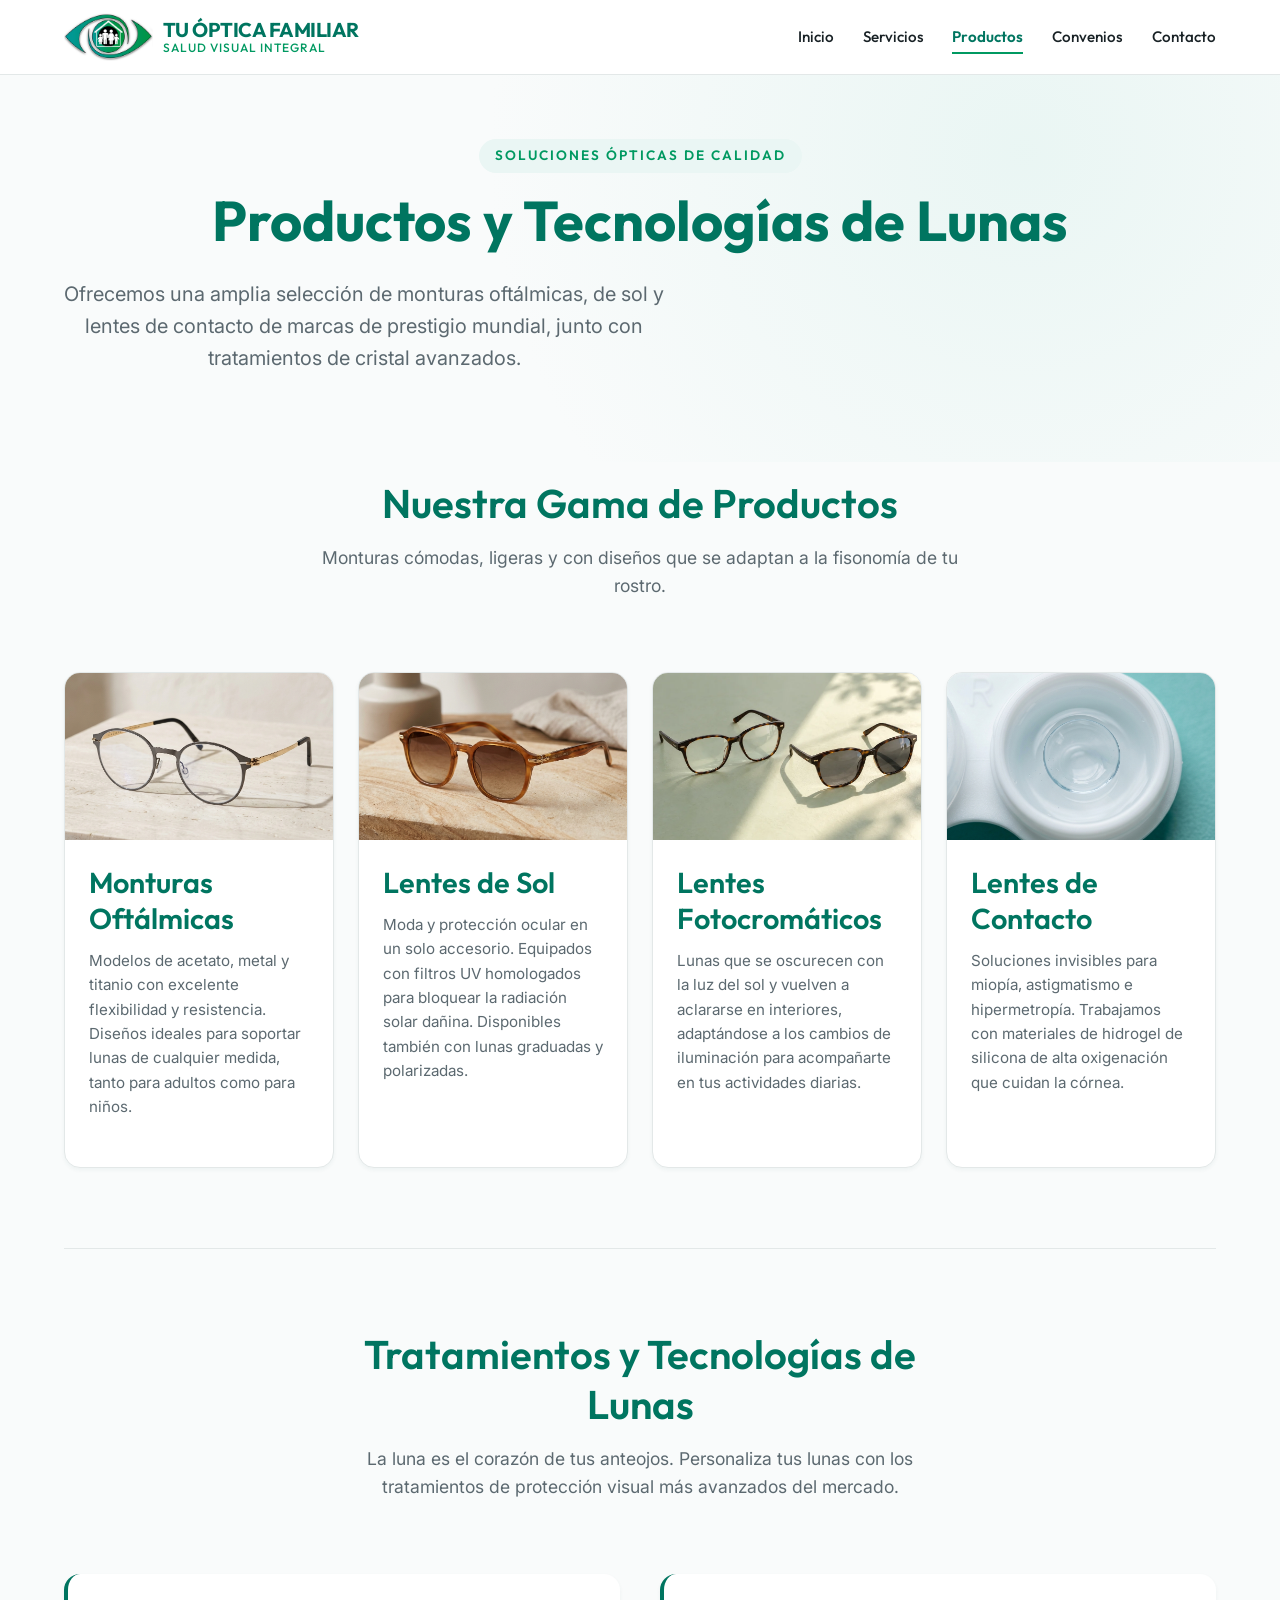
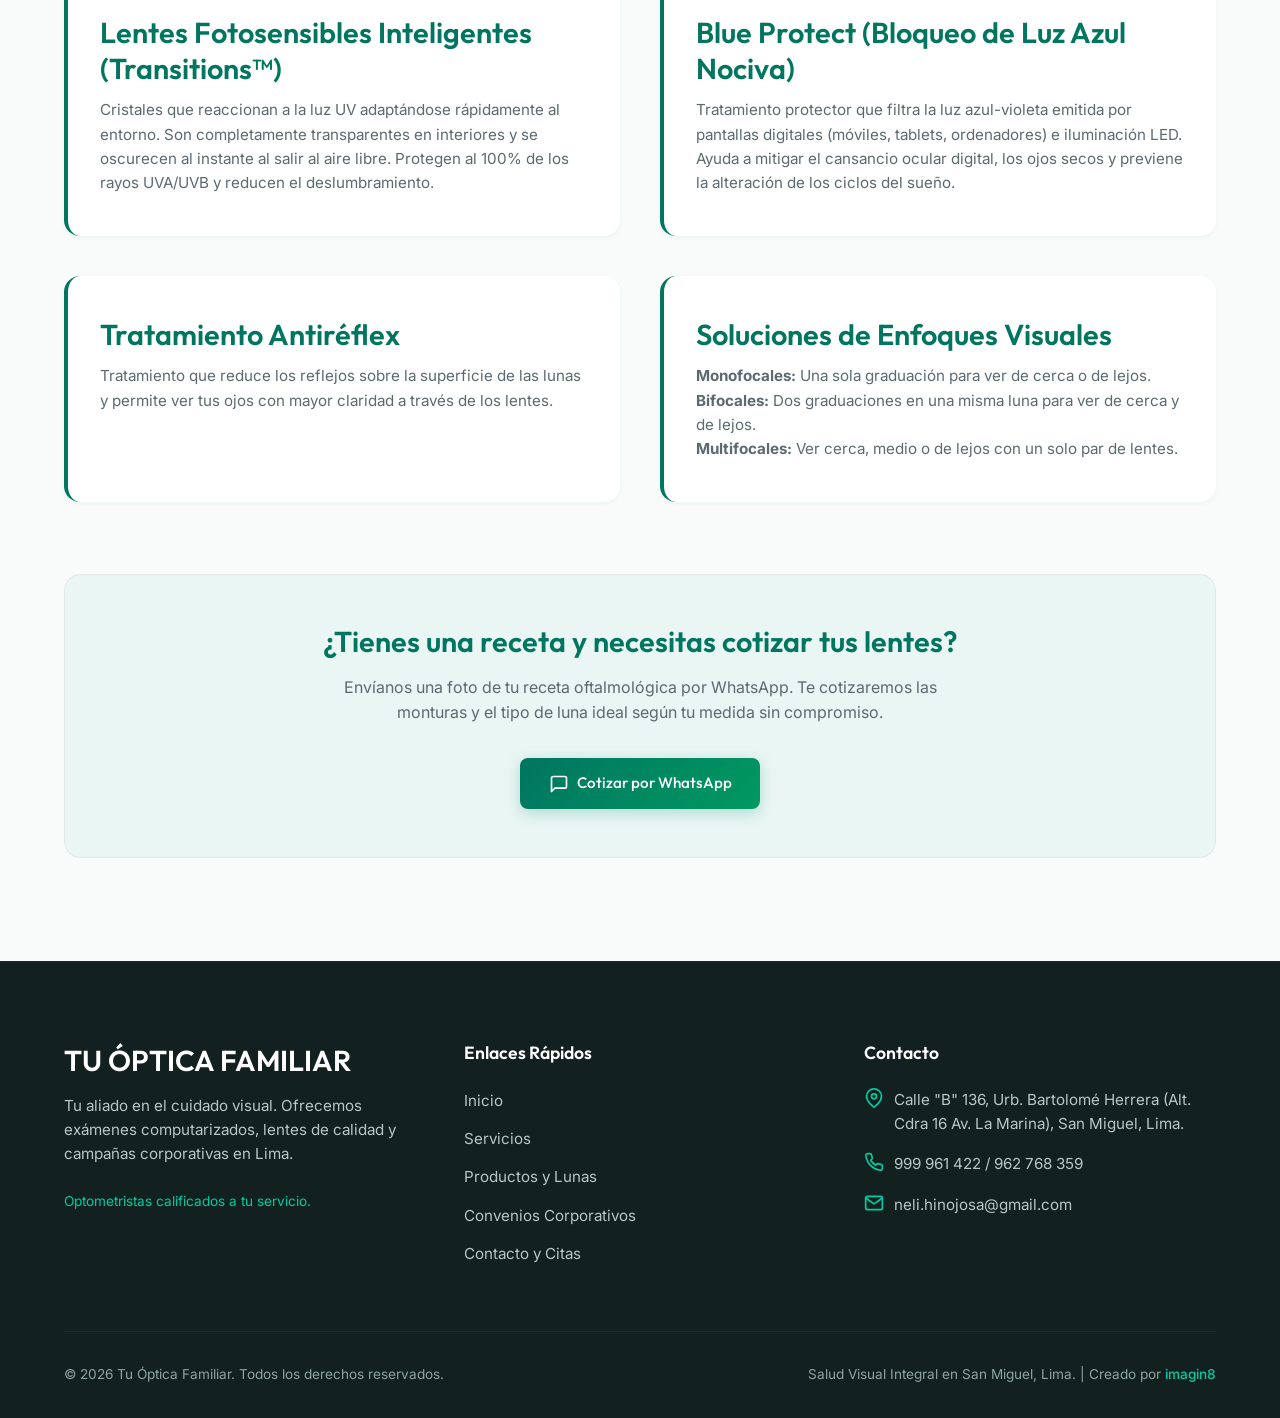
<file: productos.html>
<!DOCTYPE html>
<html lang="es">
<head>
  <meta charset="UTF-8">
  <meta name="viewport" content="width=device-width, initial-scale=1.0">
  <title>Monturas y Tecnologías de Lunas - Tu Óptica Familiar</title>
  <meta name="description" content="Nuestra gama de monturas oftálmicas y de sol en San Miguel, Lima. Blue Protect, Transitions, antiréflex y soluciones de enfoques visuales: monofocales, bifocales y multifocales.">
  <link rel="stylesheet" href="style.css?v=20261028-5">
  <link rel="icon" href="logo-optica-familiar.jpg" type="image/jpeg">
</head>
<body>

  <div class="menu-backdrop"></div>

  <!-- Cabecera de Navegación -->
  <header class="header">
    <div class="container header-container">
      <a href="index.html" class="logo-link">
        <img src="logo-optica-familiar.jpg" alt="Tu Óptica Familiar Logo" class="logo-img">
        <div class="logo-text">
          TU ÓPTICA FAMILIAR
          <span>Salud Visual Integral</span>
        </div>
      </a>

      <!-- Menú Escritorio -->
      <nav class="nav">
        <ul class="nav-list">
          <li><a href="index.html" class="nav-link">Inicio</a></li>
          <li><a href="servicios.html" class="nav-link">Servicios</a></li>
          <li><a href="productos.html" class="nav-link">Productos</a></li>
          <li><a href="convenios.html" class="nav-link">Convenios</a></li>
          <li><a href="contacto.html" class="nav-link">Contacto</a></li>
        </ul>
      </nav>

      <!-- Botón de Hamburguesa Móvil -->
      <button class="burger-btn" aria-label="Abrir menú de navegación">
        <span></span>
        <span></span>
        <span></span>
      </button>
    </div>
  </header>

  <!-- Menú Móvil Lateral -->
  <div class="mobile-menu">
    <nav class="mobile-nav">
      <ul class="mobile-nav-list">
        <li><a href="index.html" class="mobile-nav-link">Inicio</a></li>
        <li><a href="servicios.html" class="mobile-nav-link">Servicios</a></li>
        <li><a href="productos.html" class="mobile-nav-link">Productos</a></li>
        <li><a href="convenios.html" class="mobile-nav-link">Convenios</a></li>
        <li><a href="contacto.html" class="mobile-nav-link">Contacto</a></li>
      </ul>
    </nav>
    <a href="contacto.html" class="btn btn-primary" style="margin-top: 2rem; width: 100%;">Agendar Cita</a>
  </div>

  <main>
    <!-- ==========================================
         Hero de Productos
         ========================================== -->
    <section class="hero" style="padding: 4rem 0 3rem 0;">
      <div class="container text-center">
        <span class="hero-tagline">Soluciones Ópticas de Calidad</span>
        <h1>Productos y Tecnologías de Lunas</h1>
        <p class="hero-desc">
          Ofrecemos una amplia selección de monturas oftálmicas, de sol y lentes de contacto de marcas de prestigio mundial, junto con tratamientos de cristal avanzados.
        </p>
      </div>
    </section>

    <!-- ==========================================
         Tipos de Productos (Gama Principal)
         ========================================== -->
    <section class="section" style="padding-top: 1rem;">
      <div class="container">
        
        <div class="section-header text-center">
          <h2>Nuestra Gama de Productos</h2>
          <p>Monturas cómodas, ligeras y con diseños que se adaptan a la fisonomía de tu rostro.</p>
        </div>

        <div class="products-grid products-grid--overview">
          <!-- Monturas Oftálmicas -->
          <div class="product-card">
            <div class="product-img-wrapper">
              <img src="oftalmicos.png" alt="Lentes oftálmicos de alta calidad">
            </div>
            <div class="product-info">
              <h3>Monturas Oftálmicas</h3>
              <p>
                Modelos de acetato, metal y titanio con excelente flexibilidad y resistencia. Diseños ideales para soportar lunas de cualquier medida, tanto para adultos como para niños.
              </p>
            </div>
          </div>

          <!-- Lentes de Sol -->
          <div class="product-card">
            <div class="product-img-wrapper">
              <img src="sol.png" alt="Lentes de sol de tendencia">
            </div>
            <div class="product-info">
              <h3>Lentes de Sol</h3>
              <p>
                Moda y protección ocular en un solo accesorio. Equipados con filtros UV homologados para bloquear la radiación solar dañina. Disponibles también con lunas graduadas y polarizadas.
              </p>
            </div>
          </div>

          <!-- Lentes Fotocromáticos -->
          <div class="product-card" id="fotocromaticos">
            <div class="product-img-wrapper">
              <img src="fotocromaticos.webp" alt="Comparación ilustrativa de lentes fotocromáticos: transparentes en interiores y oscurecidos bajo la luz del sol" width="1000" height="667" loading="lazy" decoding="async">
            </div>
            <div class="product-info">
              <h3>Lentes Fotocromáticos</h3>
              <p>Lunas que se oscurecen con la luz del sol y vuelven a aclararse en interiores, adaptándose a los cambios de iluminación para acompañarte en tus actividades diarias.</p>
            </div>
          </div>

          <!-- Lentes de Contacto -->
          <div class="product-card">
            <div class="product-img-wrapper">
              <img src="contacto.png" alt="Caja y blister de lentes de contacto">
            </div>
            <div class="product-info">
              <h3>Lentes de Contacto</h3>
              <p>
                Soluciones invisibles para miopía, astigmatismo e hipermetropía. Trabajamos con materiales de hidrogel de silicona de alta oxigenación que cuidan la córnea.
              </p>
            </div>
          </div>
        </div>

        <hr style="border: 0; height: 1px; background: var(--border-color); margin: 5rem 0;">

        <!-- ==========================================
             Tecnologías de Luna Avanzadas
             ========================================== -->
        <div class="section-header text-center">
          <h2 id="tecnologias">Tratamientos y Tecnologías de Lunas</h2>
          <p>La luna es el corazón de tus anteojos. Personaliza tus lunas con los tratamientos de protección visual más avanzados del mercado.</p>
        </div>

        <div class="tech-grid" style="gap: 2.5rem;">

          
          <!-- Transitions -->
          <div class="tech-card">
            <h3>Lentes Fotosensibles Inteligentes (Transitions™)</h3>
            <p>
              Cristales que reaccionan a la luz UV adaptándose rápidamente al entorno. Son completamente transparentes en interiores y se oscurecen al instante al salir al aire libre. Protegen al 100% de los rayos UVA/UVB y reducen el deslumbramiento.
            </p>
          </div>

          <!-- Blue Protect -->
          <div class="tech-card">
            <h3>Blue Protect (Bloqueo de Luz Azul Nociva)</h3>
            <p>
              Tratamiento protector que filtra la luz azul-violeta emitida por pantallas digitales (móviles, tablets, ordenadores) e iluminación LED. Ayuda a mitigar el cansancio ocular digital, los ojos secos y previene la alteración de los ciclos del sueño.
            </p>
          </div>

          <!-- Antiréflex -->
          <div class="tech-card">
            <h3>Tratamiento Antiréflex</h3>
            <p>
              Tratamiento que reduce los reflejos sobre la superficie de las lunas y permite ver tus ojos con mayor claridad a través de los lentes.
            </p>
          </div>

          <!-- Soluciones de enfoques visuales -->
          <div class="tech-card">
            <h3>Soluciones de Enfoques Visuales</h3>
            <p><strong>Monofocales:</strong> Una sola graduación para ver de cerca o de lejos.</p>
            <p><strong>Bifocales:</strong> Dos graduaciones en una misma luna para ver de cerca y de lejos.</p>
            <p><strong>Multifocales:</strong> Ver cerca, medio o de lejos con un solo par de lentes.</p>
          </div>
        </div>

        <div class="text-center" style="margin-top: 4.5rem; background-color: var(--primary-ultra-light); padding: 3rem 2rem; border-radius: var(--radius-md); border: 1px solid var(--border-color);">
          <h3 style="margin-bottom: 1rem;">¿Tienes una receta y necesitas cotizar tus lentes?</h3>
          <p style="color: var(--text-muted); max-width: 600px; margin: 0 auto 2rem auto;">Envíanos una foto de tu receta oftalmológica por WhatsApp. Te cotizaremos las monturas y el tipo de luna ideal según tu medida sin compromiso.</p>
          <a href="https://api.whatsapp.com/send?phone=51999961422&text=Hola%20Tu%20%C3%93ptica%20Familiar%2C%20quisiera%20cotizar%20mis%20lentes%20oft%C3%A1lmicos%20seg%C3%BAn%20mi%20receta." target="_blank" class="btn btn-primary">
            <svg width="20" height="20" viewBox="0 0 24 24" fill="none" stroke="currentColor" stroke-width="2" stroke-linecap="round" stroke-linejoin="round"><path d="M21 15a2 2 0 0 1-2 2H7l-4 4V5a2 2 0 0 1 2-2h14a2 2 0 0 1 2 2z"></path></svg>
            Cotizar por WhatsApp
          </a>
        </div>

      </div>
    </section>
  </main>

  <!-- Footer -->
  <footer class="footer">
    <div class="container footer-grid">
      <div class="footer-brand">
        <h3>TU ÓPTICA FAMILIAR</h3>
        <p>Tu aliado en el cuidado visual. Ofrecemos exámenes computarizados, lentes de calidad y campañas corporativas en Lima.</p>
        <p style="font-size: 0.85rem; color: var(--accent);">Optometristas calificados a tu servicio.</p>
      </div>

      <div class="footer-links">
        <h4>Enlaces Rápidos</h4>
        <ul class="footer-links-list">
          <li><a href="index.html">Inicio</a></li>
          <li><a href="servicios.html">Servicios</a></li>
          <li><a href="productos.html">Productos y Lunas</a></li>
          <li><a href="convenios.html">Convenios Corporativos</a></li>
          <li><a href="contacto.html">Contacto y Citas</a></li>
        </ul>
      </div>

      <div class="footer-contact">
        <h4>Contacto</h4>
        <ul class="footer-contact-list">
          <li>
            <svg viewBox="0 0 24 24" fill="none" stroke="currentColor" stroke-width="2" stroke-linecap="round" stroke-linejoin="round"><path d="M21 10c0 7-9 13-9 13s-9-6-9-13a9 9 0 0 1 18 0z"></path><circle cx="12" cy="10" r="3"></circle></svg>
            <span>Calle "B" 136, Urb. Bartolomé Herrera (Alt. Cdra 16 Av. La Marina), San Miguel, Lima.</span>
          </li>
          <li>
            <svg viewBox="0 0 24 24" fill="none" stroke="currentColor" stroke-width="2" stroke-linecap="round" stroke-linejoin="round"><path d="M22 16.92v3a2 2 0 0 1-2.18 2 19.79 19.79 0 0 1-8.63-3.07 19.5 19.5 0 0 1-6-6 19.79 19.79 0 0 1-3.07-8.67A2 2 0 0 1 4.11 2h3a2 2 0 0 1 2 1.72 12.84 12.84 0 0 0 .7 2.81 2 2 0 0 1-.45 2.11L8.09 9.91a16 16 0 0 0 6 6l1.27-1.27a2 2 0 0 1 2.11-.45 12.84 12.84 0 0 0 2.81.7A2 2 0 0 1 22 16.92z"></path></svg>
            <span>999 961 422 / 962 768 359</span>
          </li>
          <li>
            <svg viewBox="0 0 24 24" fill="none" stroke="currentColor" stroke-width="2" stroke-linecap="round" stroke-linejoin="round"><path d="M4 4h16c1.1 0 2 .9 2 2v12c0 1.1-.9 2-2 2H4c-1.1 0-2-.9-2-2V6c0-1.1.9-2 2-2z"></path><polyline points="22,6 12,13 2,6"></polyline></svg>
            <span>neli.hinojosa@gmail.com</span>
          </li>
        </ul>
      </div>
    </div>

    <div class="container footer-bottom">
      <p>&copy; 2026 Tu Óptica Familiar. Todos los derechos reservados.</p>
      <p>Salud Visual Integral en San Miguel, Lima. | Creado por <a href="https://imagin8.net.pe" target="_blank" rel="noopener" style="color: var(--accent); font-weight: 500;">imagin8</a></p>
    </div>
  </footer>

  <script src="main.js?v=20261028-5"></script>
</body>
</html>
</file>
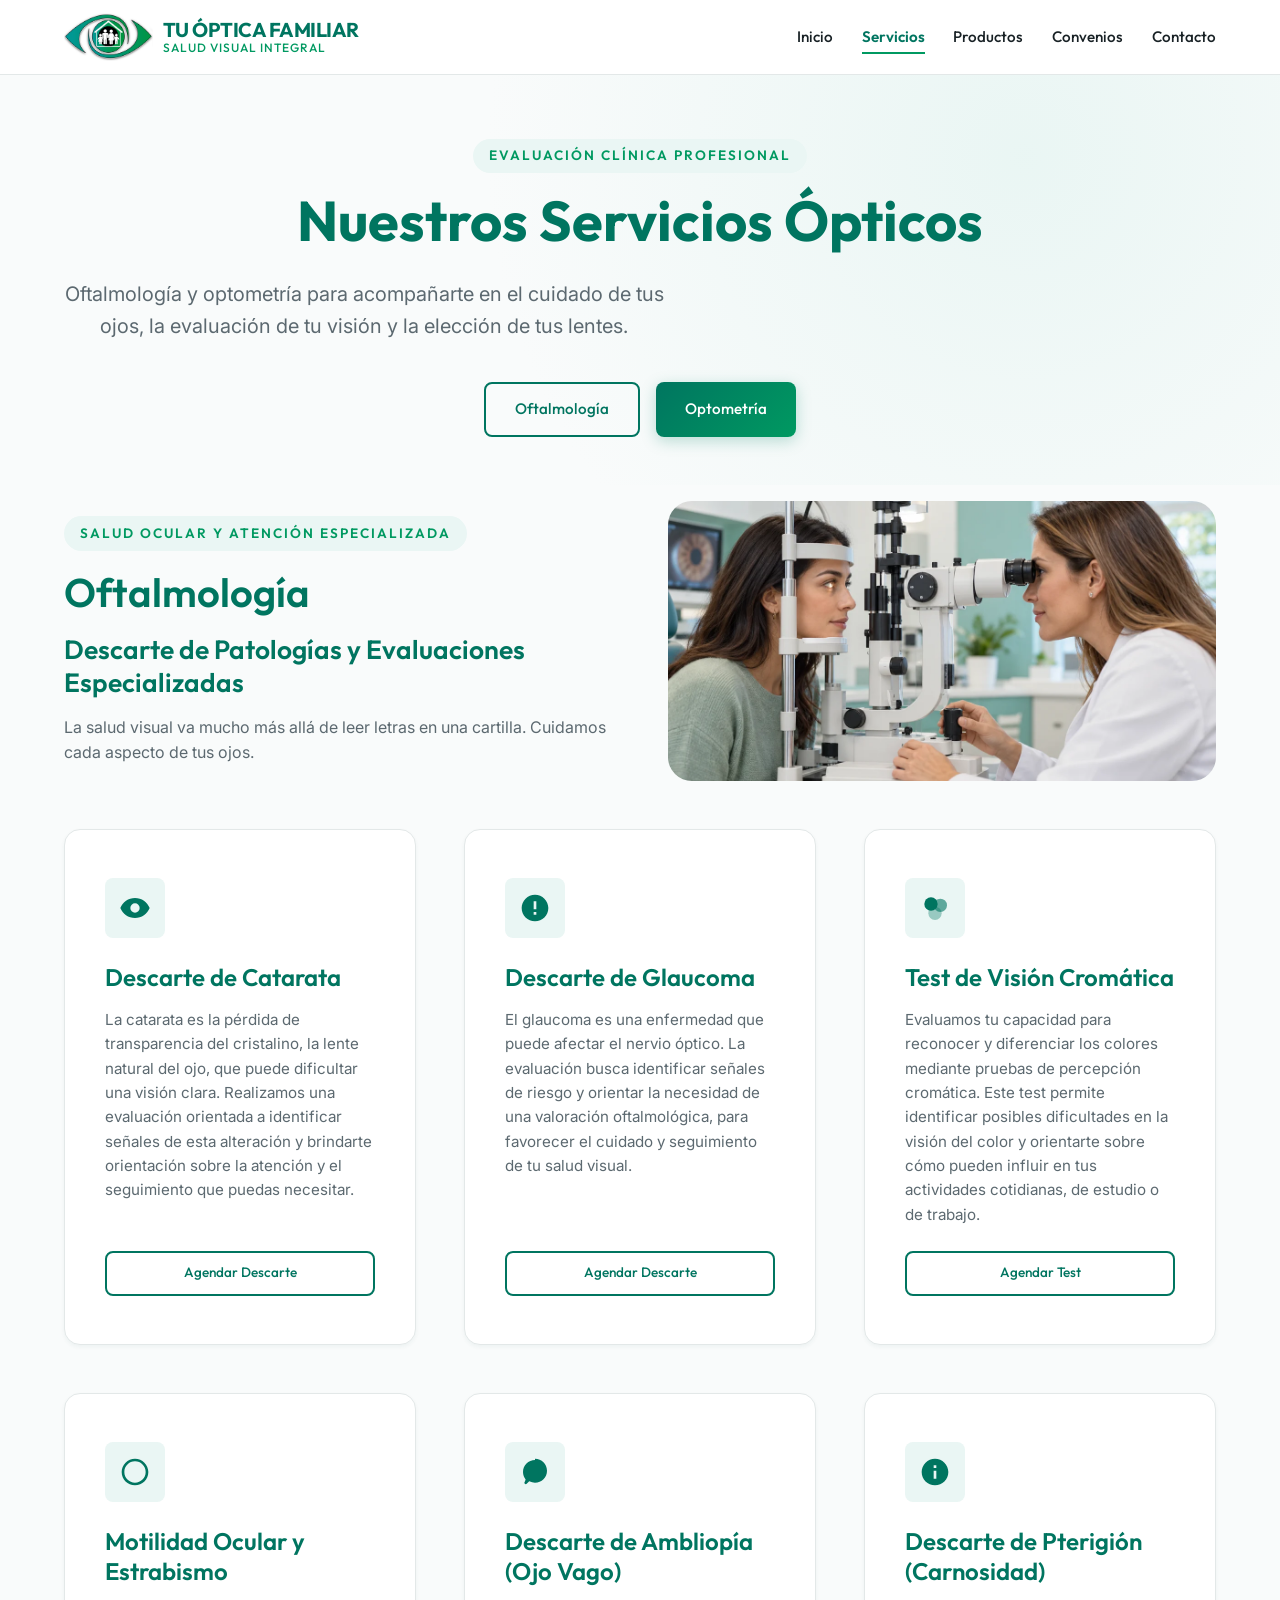
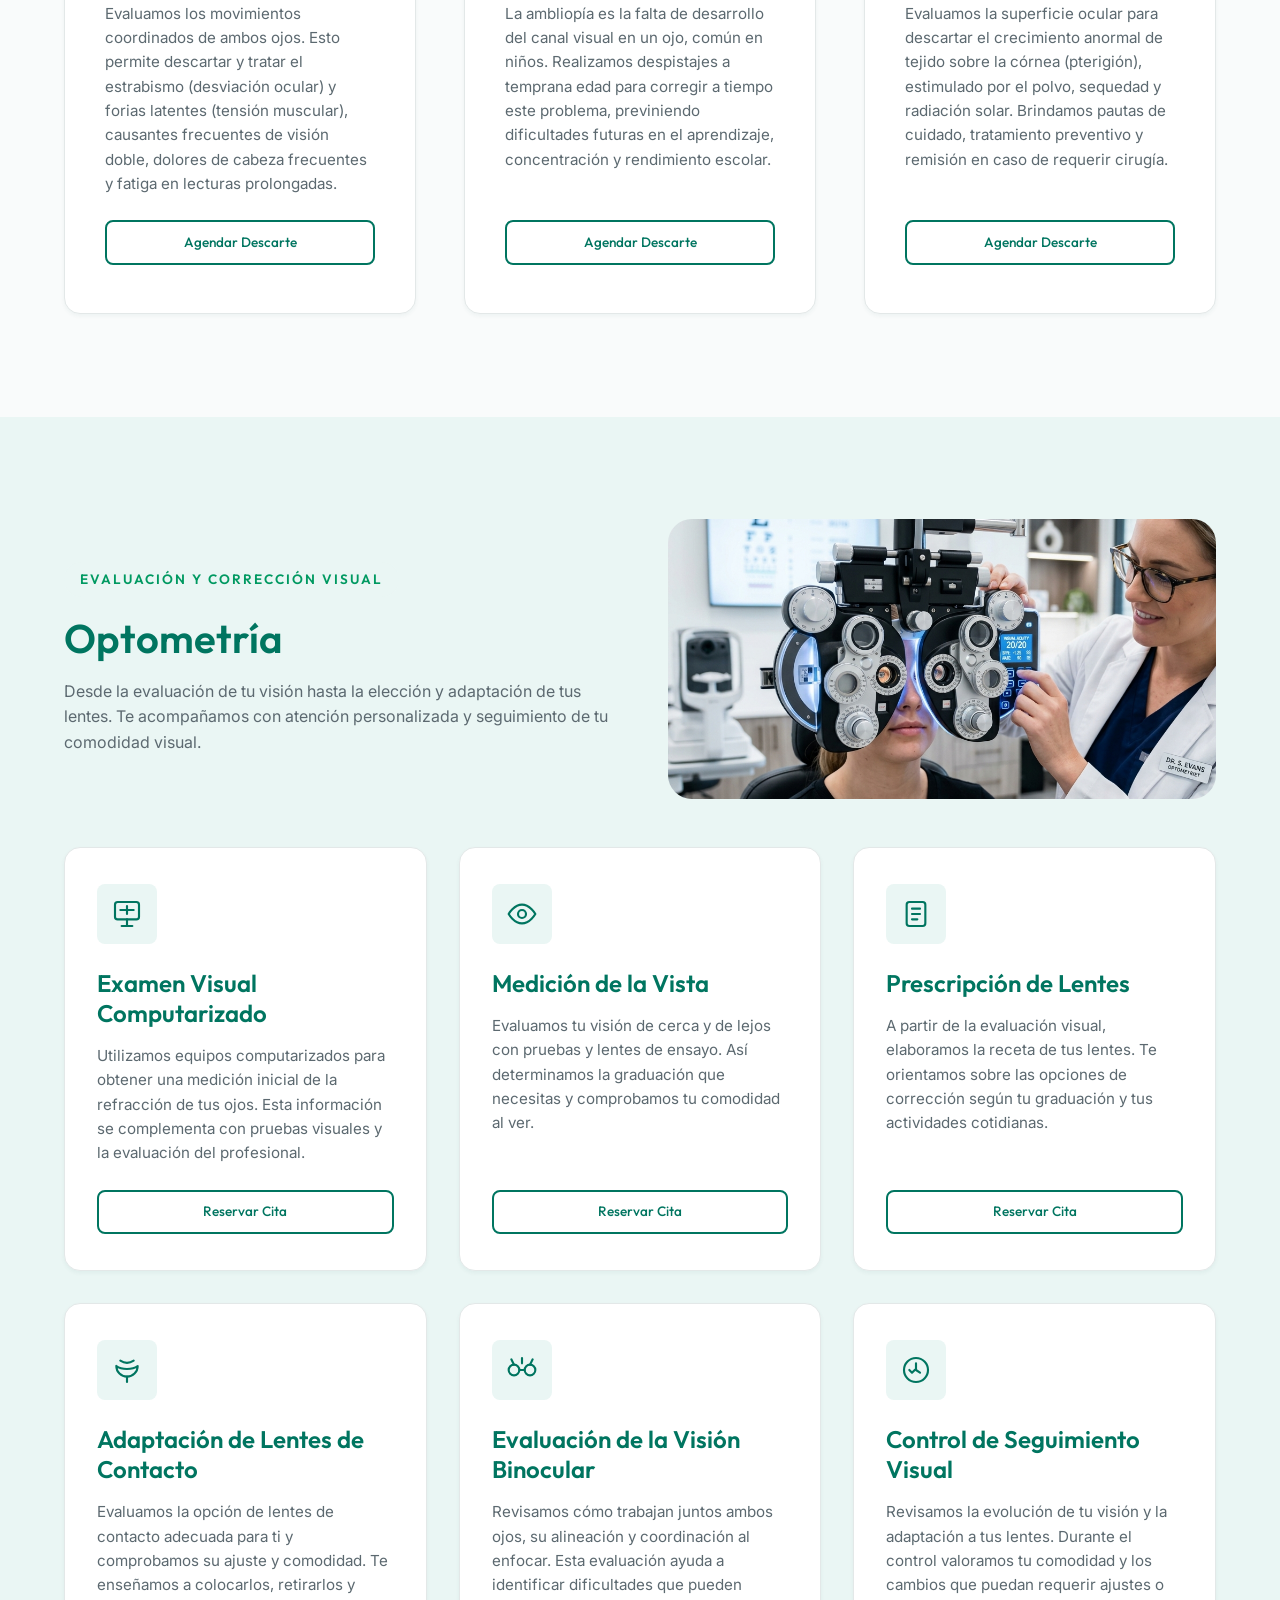
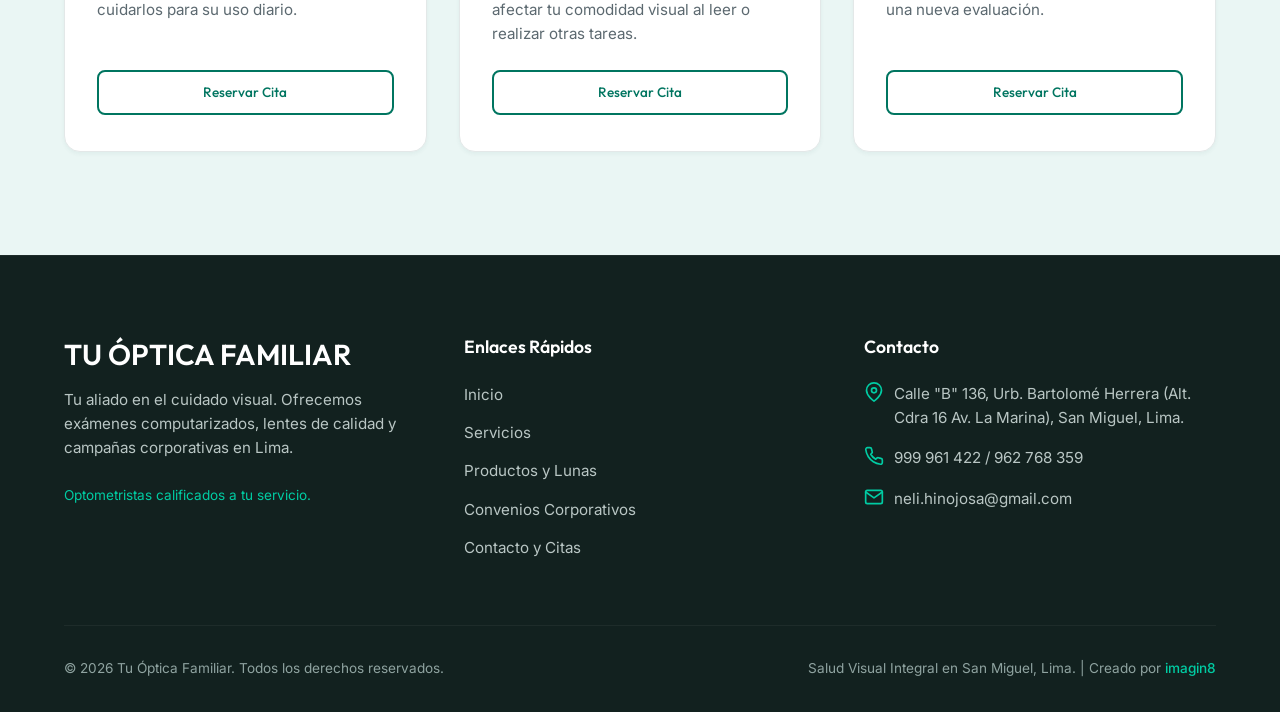
<file: servicios.html>
<!DOCTYPE html>
<html lang="es">
<head>
  <meta charset="UTF-8">
  <meta name="viewport" content="width=device-width, initial-scale=1.0">
  <title>Servicios Ópticos Clínicos - Tu Óptica Familiar</title>
  <meta name="description" content="Evaluaciones de la salud visual en San Miguel, Lima. Medida de la vista computarizada, descarte de ambliopía, estrabismo, pterigión y contactología.">
  <link rel="stylesheet" href="style.css?v=20261028-5">
  <link rel="icon" href="logo-optica-familiar.jpg" type="image/jpeg">
</head>
<body>

  <div class="menu-backdrop"></div>

  <!-- Cabecera de Navegación -->
  <header class="header">
    <div class="container header-container">
      <a href="index.html" class="logo-link">
        <img src="logo-optica-familiar.jpg" alt="Tu Óptica Familiar Logo" class="logo-img">
        <div class="logo-text">
          TU ÓPTICA FAMILIAR
          <span>Salud Visual Integral</span>
        </div>
      </a>

      <!-- Menú Escritorio -->
      <nav class="nav">
        <ul class="nav-list">
          <li><a href="index.html" class="nav-link">Inicio</a></li>
          <li><a href="servicios.html" class="nav-link">Servicios</a></li>
          <li><a href="productos.html" class="nav-link">Productos</a></li>
          <li><a href="convenios.html" class="nav-link">Convenios</a></li>
          <li><a href="contacto.html" class="nav-link">Contacto</a></li>
        </ul>
      </nav>

      <!-- Botón de Hamburguesa Móvil -->
      <button class="burger-btn" aria-label="Abrir menú de navegación">
        <span></span>
        <span></span>
        <span></span>
      </button>
    </div>
  </header>

  <!-- Menú Móvil Lateral -->
  <div class="mobile-menu">
    <nav class="mobile-nav">
      <ul class="mobile-nav-list">
        <li><a href="index.html" class="mobile-nav-link">Inicio</a></li>
        <li><a href="servicios.html" class="mobile-nav-link">Servicios</a></li>
        <li><a href="productos.html" class="mobile-nav-link">Productos</a></li>
        <li><a href="convenios.html" class="mobile-nav-link">Convenios</a></li>
        <li><a href="contacto.html" class="mobile-nav-link">Contacto</a></li>
      </ul>
    </nav>
    <a href="contacto.html" class="btn btn-primary" style="margin-top: 2rem; width: 100%;">Agendar Cita</a>
  </div>

  <main>
    <!-- ==========================================
         Hero de Servicios
         ========================================== -->
    <section class="hero" style="padding: 4rem 0 3rem 0;">
      <div class="container text-center">
        <span class="hero-tagline">Evaluación Clínica Profesional</span>
        <h1>Nuestros Servicios Ópticos</h1>
        <p class="hero-desc">
          Oftalmología y optometría para acompañarte en el cuidado de tus ojos, la evaluación de tu visión y la elección de tus lentes.
        </p>
      </div>
        <nav class="specialty-nav" aria-label="Áreas de atención"><a href="#oftalmologia" class="btn btn-outline">Oftalmología</a><a href="#optometria" class="btn btn-primary">Optometría</a></nav>
    </section>

    <section id="oftalmologia" class="section specialty-section" aria-labelledby="oftalmologia-title" style="padding-top: 1rem;">
      <div class="container">
        <!-- Evaluaciones de salud visual -->
        <div id="patologias" class="corporate-grid specialty-intro">
          <div>
            <span class="hero-tagline">Salud ocular y atención especializada</span>
            <h2 id="oftalmologia-title">Oftalmología</h2>
            <h3 class="specialty-subtitle">Descarte de Patologías y Evaluaciones Especializadas</h3>
            <p>La salud visual va mucho más allá de leer letras en una cartilla. Cuidamos cada aspecto de tus ojos.</p>
          </div>
          <div class="specialty-image"><img src="oftalmologia.webp" alt="Imagen ilustrativa de una evaluación oftalmológica con lámpara de hendidura" width="1200" height="800" loading="lazy" decoding="async"></div>
        </div>

        <div class="services-grid" style="gap: 3rem;">
          <!-- Catarata -->
          <div id="catarata" class="service-card" style="padding: 3rem 2.5rem;">
            <div class="service-icon-box" style="background-color: var(--primary-ultra-light); color: var(--primary);">
              <svg viewBox="0 0 24 24"><path fill="currentColor" d="M12 4.5C7 4.5 2.73 7.61 1 12c1.73 4.39 6 7.5 11 7.5s9.27-3.11 11-7.5c-1.73-4.39-6-7.5-11-7.5zm0 11a3.5 3.5 0 1 1 0-7 3.5 3.5 0 0 1 0 7z"/></svg>
            </div>
            <h3 style="font-size: 1.5rem; margin-bottom: 1rem;">Descarte de Catarata</h3>
            <p>La catarata es la pérdida de transparencia del cristalino, la lente natural del ojo, que puede dificultar una visión clara. Realizamos una evaluación orientada a identificar señales de esta alteración y brindarte orientación sobre la atención y el seguimiento que puedas necesitar.</p>
            <a href="contacto.html?service=Catarata" class="btn btn-outline" style="margin-top: auto; font-size: 0.85rem; padding: 0.6rem 1rem;">Agendar Descarte</a>
          </div>

          <!-- Glaucoma -->
          <div id="glaucoma" class="service-card" style="padding: 3rem 2.5rem;">
            <div class="service-icon-box" style="background-color: var(--primary-ultra-light); color: var(--primary);">
              <svg viewBox="0 0 24 24"><path fill="currentColor" d="M12 2C6.48 2 2 6.48 2 12s4.48 10 10 10 10-4.48 10-10S17.52 2 12 2zm-1 5h2v6h-2zm0 8h2v2h-2z"/></svg>
            </div>
            <h3 style="font-size: 1.5rem; margin-bottom: 1rem;">Descarte de Glaucoma</h3>
            <p>El glaucoma es una enfermedad que puede afectar el nervio óptico. La evaluación busca identificar señales de riesgo y orientar la necesidad de una valoración oftalmológica, para favorecer el cuidado y seguimiento de tu salud visual.</p>
            <a href="contacto.html?service=Glaucoma" class="btn btn-outline" style="margin-top: auto; font-size: 0.85rem; padding: 0.6rem 1rem;">Agendar Descarte</a>
          </div>

          <!-- Visión cromática -->
          <div id="vision-cromatica" class="service-card" style="padding: 3rem 2.5rem;">
            <div class="service-icon-box" style="background-color: var(--primary-ultra-light); color: var(--primary);">
              <svg viewBox="0 0 24 24"><circle cx="9" cy="9" r="5" fill="currentColor"/><circle cx="16" cy="10" r="5" fill="currentColor" opacity="0.6"/><circle cx="12" cy="16" r="5" fill="currentColor" opacity="0.35"/></svg>
            </div>
            <h3 style="font-size: 1.5rem; margin-bottom: 1rem;">Test de Visión Cromática</h3>
            <p>Evaluamos tu capacidad para reconocer y diferenciar los colores mediante pruebas de percepción cromática. Este test permite identificar posibles dificultades en la visión del color y orientarte sobre cómo pueden influir en tus actividades cotidianas, de estudio o de trabajo.</p>
            <a href="contacto.html?service=Crom%C3%A1tica" class="btn btn-outline" style="margin-top: auto; font-size: 0.85rem; padding: 0.6rem 1rem;">Agendar Test</a>
          </div>

          <!-- Motilidad Ocular -->
          <div id="motilidad" class="service-card" style="padding: 3rem 2.5rem;">
            <div class="service-icon-box" style="background-color: var(--primary-ultra-light); color: var(--primary);">
              <svg viewBox="0 0 24 24"><path fill="currentColor" d="M12 2C6.48 2 2 6.48 2 12s4.48 10 10 10 10-4.48 10-10S17.52 2 12 2zm0 18c-4.41 0-8-3.59-8-8s3.59-8 8-8 8 3.59 8 8-3.59 8-8 8z"/></svg>
            </div>
            <h3 style="font-size: 1.5rem; margin-bottom: 1rem;">Motilidad Ocular y Estrabismo</h3>
            <p>
              Evaluamos los movimientos coordinados de ambos ojos. Esto permite descartar y tratar el estrabismo (desviación ocular) y forias latentes (tensión muscular), causantes frecuentes de visión doble, dolores de cabeza frecuentes y fatiga en lecturas prolongadas.
            </p>
            <a href="contacto.html?service=Motilidad" class="btn btn-outline" style="margin-top: auto; font-size: 0.85rem; padding: 0.6rem 1rem;">Agendar Descarte</a>
          </div>

          <!-- Ambliopía -->
          <div id="ambliopia" class="service-card" style="padding: 3rem 2.5rem;">
            <div class="service-icon-box" style="background-color: var(--primary-ultra-light); color: var(--primary);">
              <svg viewBox="0 0 24 24"><path fill="currentColor" d="M12 3c-4.97 0-9 4.03-9 9 0 2.12.74 4.07 1.97 5.61L4.35 19.4c-.39.39-.39 1.02 0 1.41.39.39 1.02.39 1.41 0l1.9-1.9C9.22 19.58 10.57 20 12 20c4.97 0 9-4.03 9-9s-4.03-9-9-9z"/></svg>
            </div>
            <h3 style="font-size: 1.5rem; margin-bottom: 1rem;">Descarte de Ambliopía (Ojo Vago)</h3>
            <p>
              La ambliopía es la falta de desarrollo del canal visual en un ojo, común en niños. Realizamos despistajes a temprana edad para corregir a tiempo este problema, previniendo dificultades futuras en el aprendizaje, concentración y rendimiento escolar.
            </p>
            <a href="contacto.html?service=Ambliopia" class="btn btn-outline" style="margin-top: auto; font-size: 0.85rem; padding: 0.6rem 1rem;">Agendar Descarte</a>
          </div>

          <!-- Pterigión -->
          <div id="pterigion" class="service-card" style="padding: 3rem 2.5rem;">
            <div class="service-icon-box" style="background-color: var(--primary-ultra-light); color: var(--primary);">
              <svg viewBox="0 0 24 24"><path fill="currentColor" d="M12 2C6.48 2 2 6.48 2 12s4.48 10 10 10 10-4.48 10-10S17.52 2 12 2zm1 15h-2v-6h2v6zm0-8h-2V7h2v2z"/></svg>
            </div>
            <h3 style="font-size: 1.5rem; margin-bottom: 1rem;">Descarte de Pterigión (Carnosidad)</h3>
            <p>
              Evaluamos la superficie ocular para descartar el crecimiento anormal de tejido sobre la córnea (pterigión), estimulado por el polvo, sequedad y radiación solar. Brindamos pautas de cuidado, tratamiento preventivo y remisión en caso de requerir cirugía.
            </p>
            <a href="contacto.html?service=Pterigion" class="btn btn-outline" style="margin-top: auto; font-size: 0.85rem; padding: 0.6rem 1rem;">Agendar Descarte</a>
          </div>

        </div>
      </div>
    </section>

    <section id="optometria" class="section specialty-section optometry-section" aria-labelledby="optometria-title">
      <div class="container">
        <div class="corporate-grid specialty-intro">
          <div>
            <span class="hero-tagline">Evaluación y corrección visual</span>
            <h2 id="optometria-title">Optometría</h2>
            <p>Desde la evaluación de tu visión hasta la elección y adaptación de tus lentes. Te acompañamos con atención personalizada y seguimiento de tu comodidad visual.</p>
          </div>
          <div class="specialty-image"><img src="examen-vista.png" alt="Evaluación visual con equipo óptico" width="1024" height="1024" loading="lazy" decoding="async"></div>
        </div>
        <div class="services-grid optometry-grid">
          <article id="examen-computarizado" class="service-card optometry-card">
            <div class="service-icon-box"><svg viewBox="0 0 24 24" aria-hidden="true"><rect x="3" y="3" width="18" height="13" rx="2"/><path d="M8 21h8m-4-5v5M7 9h10m-5-3v6"/></svg></div>
            <h3>Examen Visual Computarizado</h3>
            <p>Utilizamos equipos computarizados para obtener una medición inicial de la refracción de tus ojos. Esta información se complementa con pruebas visuales y la evaluación del profesional.</p>
            <a href="contacto.html?service=Examen%20Visual%20Computarizado" class="btn btn-outline">Reservar Cita</a>
          </article>
          <article id="medida" class="service-card optometry-card">
            <div class="service-icon-box"><svg viewBox="0 0 24 24" aria-hidden="true"><path d="M2 12s4-7 10-7 10 7 10 7-4 7-10 7S2 12 2 12Z"/><circle cx="12" cy="12" r="3"/></svg></div>
            <h3>Medición de la Vista</h3>
            <p>Evaluamos tu visión de cerca y de lejos con pruebas y lentes de ensayo. Así determinamos la graduación que necesitas y comprobamos tu comodidad al ver.</p>
            <a href="contacto.html?service=Medida%20de%20la%20Vista%20Computarizada" class="btn btn-outline">Reservar Cita</a>
          </article>
          <article id="prescripcion-lentes" class="service-card optometry-card">
            <div class="service-icon-box"><svg viewBox="0 0 24 24" aria-hidden="true"><rect x="5" y="3" width="14" height="18" rx="2"/><path d="M9 8h6m-6 4h6m-6 4h4"/></svg></div>
            <h3>Prescripción de Lentes</h3>
            <p>A partir de la evaluación visual, elaboramos la receta de tus lentes. Te orientamos sobre las opciones de corrección según tu graduación y tus actividades cotidianas.</p>
            <a href="contacto.html?service=Prescripci%C3%B3n%20de%20Lentes" class="btn btn-outline">Reservar Cita</a>
          </article>
          <article id="contactologia" class="service-card optometry-card">
            <div class="service-icon-box"><svg viewBox="0 0 24 24" aria-hidden="true"><path d="M4 9a8 8 0 0 0 16 0c-4 3-12 3-16 0Z"/><path d="M7 5c3 2 7 2 10 0M12 17v4"/></svg></div>
            <h3>Adaptación de Lentes de Contacto</h3>
            <p>Evaluamos la opción de lentes de contacto adecuada para ti y comprobamos su ajuste y comodidad. Te enseñamos a colocarlos, retirarlos y cuidarlos para su uso diario.</p>
            <a href="contacto.html?service=Adaptaci%C3%B3n%20de%20Lentes%20de%20Contacto" class="btn btn-outline">Reservar Cita</a>
          </article>
          <article id="vision-binocular" class="service-card optometry-card">
            <div class="service-icon-box"><svg viewBox="0 0 24 24" aria-hidden="true"><circle cx="6" cy="12" r="4"/><circle cx="18" cy="12" r="4"/><path d="M10 12h4M4 4l2 4m14-4-2 4M12 3v4"/></svg></div>
            <h3>Evaluación de la Visión Binocular</h3>
            <p>Revisamos cómo trabajan juntos ambos ojos, su alineación y coordinación al enfocar. Esta evaluación ayuda a identificar dificultades que pueden afectar tu comodidad visual al leer o realizar otras tareas.</p>
            <a href="contacto.html?service=Evaluaci%C3%B3n%20de%20la%20Visi%C3%B3n%20Binocular" class="btn btn-outline">Reservar Cita</a>
          </article>
          <article id="seguimiento-visual" class="service-card optometry-card">
            <div class="service-icon-box"><svg viewBox="0 0 24 24" aria-hidden="true"><circle cx="12" cy="12" r="9"/><path d="M12 7v5l3 2m-8-2 2 2 3-3"/></svg></div>
            <h3>Control de Seguimiento Visual</h3>
            <p>Revisamos la evolución de tu visión y la adaptación a tus lentes. Durante el control valoramos tu comodidad y los cambios que puedan requerir ajustes o una nueva evaluación.</p>
            <a href="contacto.html?service=Control%20de%20Seguimiento%20Visual" class="btn btn-outline">Reservar Cita</a>
          </article>
        </div>
      </div>
    </section>
  </main>

  <!-- Footer -->
  <footer class="footer">
    <div class="container footer-grid">
      <div class="footer-brand">
        <h3>TU ÓPTICA FAMILIAR</h3>
        <p>Tu aliado en el cuidado visual. Ofrecemos exámenes computarizados, lentes de calidad y campañas corporativas en Lima.</p>
        <p style="font-size: 0.85rem; color: var(--accent);">Optometristas calificados a tu servicio.</p>
      </div>

      <div class="footer-links">
        <h4>Enlaces Rápidos</h4>
        <ul class="footer-links-list">
          <li><a href="index.html">Inicio</a></li>
          <li><a href="servicios.html">Servicios</a></li>
          <li><a href="productos.html">Productos y Lunas</a></li>
          <li><a href="convenios.html">Convenios Corporativos</a></li>
          <li><a href="contacto.html">Contacto y Citas</a></li>
        </ul>
      </div>

      <div class="footer-contact">
        <h4>Contacto</h4>
        <ul class="footer-contact-list">
          <li>
            <svg viewBox="0 0 24 24" fill="none" stroke="currentColor" stroke-width="2" stroke-linecap="round" stroke-linejoin="round"><path d="M21 10c0 7-9 13-9 13s-9-6-9-13a9 9 0 0 1 18 0z"></path><circle cx="12" cy="10" r="3"></circle></svg>
            <span>Calle "B" 136, Urb. Bartolomé Herrera (Alt. Cdra 16 Av. La Marina), San Miguel, Lima.</span>
          </li>
          <li>
            <svg viewBox="0 0 24 24" fill="none" stroke="currentColor" stroke-width="2" stroke-linecap="round" stroke-linejoin="round"><path d="M22 16.92v3a2 2 0 0 1-2.18 2 19.79 19.79 0 0 1-8.63-3.07 19.5 19.5 0 0 1-6-6 19.79 19.79 0 0 1-3.07-8.67A2 2 0 0 1 4.11 2h3a2 2 0 0 1 2 1.72 12.84 12.84 0 0 0 .7 2.81 2 2 0 0 1-.45 2.11L8.09 9.91a16 16 0 0 0 6 6l1.27-1.27a2 2 0 0 1 2.11-.45 12.84 12.84 0 0 0 2.81.7A2 2 0 0 1 22 16.92z"></path></svg>
            <span>999 961 422 / 962 768 359</span>
          </li>
          <li>
            <svg viewBox="0 0 24 24" fill="none" stroke="currentColor" stroke-width="2" stroke-linecap="round" stroke-linejoin="round"><path d="M4 4h16c1.1 0 2 .9 2 2v12c0 1.1-.9 2-2 2H4c-1.1 0-2-.9-2-2V6c0-1.1.9-2 2-2z"></path><polyline points="22,6 12,13 2,6"></polyline></svg>
            <span>neli.hinojosa@gmail.com</span>
          </li>
        </ul>
      </div>
    </div>

    <div class="container footer-bottom">
      <p>&copy; 2026 Tu Óptica Familiar. Todos los derechos reservados.</p>
      <p>Salud Visual Integral en San Miguel, Lima. | Creado por <a href="https://imagin8.net.pe" target="_blank" rel="noopener" style="color: var(--accent); font-weight: 500;">imagin8</a></p>
    </div>
  </footer>

  <script src="main.js?v=20261028-5"></script>
</body>
</html>
</file>
<file: style.css>
@import url('https://fonts.googleapis.com/css2?family=Inter:wght@300;400;500;600&family=Outfit:wght@300;400;500;600;700&display=swap');

/* ==========================================================================
   Variables y Sistema de Diseño (Design Tokens)
   ========================================================================== */
:root {
  /* Paleta de Colores (Basada en el Logo Teal/Verde) */
  --primary-hue: 169;
  --primary: hsl(var(--primary-hue), 100%, 23%);          /* Teal Oscuro Principal */
  --primary-light: hsl(var(--primary-hue), 100%, 30%);    /* Teal Claro */
  --primary-ultra-light: hsl(var(--primary-hue), 40%, 94%); /* Fondo Sutil */
  
  --secondary-hue: 158;
  --secondary: hsl(var(--secondary-hue), 100%, 30%);      /* Verde Secundario */
  --secondary-light: hsl(var(--secondary-hue), 100%, 38%);
  
  --accent-hue: 168;
  --accent: hsl(var(--accent-hue), 100%, 40%);            /* Menta Vibrante para CTAs */
  --accent-hover: hsl(var(--accent-hue), 100%, 34%);
  --accent-light: hsl(var(--accent-hue), 100%, 93%);
  
  /* Tonos Neutros */
  --text-dark: hsl(200, 20%, 12%);                        /* Texto Principal */
  --text-muted: hsl(200, 10%, 40%);                       /* Texto Secundario/Gris */
  --bg-light: hsl(180, 20%, 98%);                         /* Fondo General Claro */
  --bg-white: hsl(0, 0%, 100%);
  --bg-dark: hsl(170, 30%, 10%);                          /* Fondo Oscuro Corporativo */
  --border-color: hsl(180, 10%, 90%);
  
  /* Tipografía */
  --font-headings: 'Outfit', sans-serif;
  --font-body: 'Inter', sans-serif;
  
  /* Sombras y Efectos */
  --shadow-sm: 0 2px 4px rgba(0, 82, 69, 0.05);
  --shadow-md: 0 10px 25px rgba(0, 82, 69, 0.08);
  --shadow-lg: 0 20px 40px rgba(0, 82, 69, 0.12);
  --radius-sm: 8px;
  --radius-md: 16px;
  --radius-lg: 24px;
  --transition: all 0.3s cubic-bezier(0.4, 0, 0.2, 1);
  --container-width: 1200px;
}

/* ==========================================================================
   Reset de Estilos & Base
   ========================================================================== */
*, *::before, *::after {
  box-sizing: border-box;
  margin: 0;
  padding: 0;
}

html {
  scroll-behavior: smooth;
  font-size: 16px; /* Base 16px para accesibilidad */
  -webkit-text-size-adjust: 100%;
}

body {
  font-family: var(--font-body);
  background-color: var(--bg-light);
  color: var(--text-dark);
  line-height: 1.6;
  overflow-x: hidden;
}

/* Encabezados */
h1, h2, h3, h4, h5, h6 {
  font-family: var(--font-headings);
  font-weight: 600;
  line-height: 1.25;
  color: var(--primary);
}

h1 { font-size: clamp(2.2rem, 5vw, 3.5rem); font-weight: 700; }
h2 { font-size: clamp(1.8rem, 4vw, 2.5rem); margin-bottom: 1rem; position: relative; }
h3 { font-size: clamp(1.3rem, 3vw, 1.8rem); }
h4 { font-size: 1.15rem; }

a {
  color: inherit;
  text-decoration: none;
  transition: var(--transition);
}

img {
  max-width: 100%;
  height: auto;
  display: block;
}

button, input, textarea, select {
  font-family: inherit;
  font-size: inherit;
  border: none;
  outline: none;
}

/* ==========================================================================
   Componentes Comunes (Layout)
   ========================================================================== */
.container {
  width: 90%;
  max-width: var(--container-width);
  margin: 0 auto;
}

.section {
  padding: clamp(4rem, 8vw, 7rem) 0;
}

.section-dark {
  background-color: var(--bg-dark);
  color: var(--bg-light);
}

.section-dark h2, .section-dark h3 {
  color: var(--bg-white);
}

.text-center { text-align: center; }
.section-header {
  max-width: 650px;
  margin: 0 auto clamp(3rem, 6vw, 4.5rem) auto;
}
.section-header p {
  color: var(--text-muted);
  font-size: 1.1rem;
  margin-top: 0.5rem;
}
.section-dark .section-header p {
  color: hsl(170, 10%, 75%);
}

/* ==========================================================================
   Botones Premium
   ========================================================================== */
.btn {
  display: inline-flex;
  align-items: center;
  justify-content: center;
  gap: 8px;
  padding: 0.85rem 1.8rem;
  border-radius: var(--radius-sm);
  font-family: var(--font-headings);
  font-weight: 500;
  cursor: pointer;
  transition: var(--transition);
  font-size: 0.95rem;
  text-align: center;
}

.btn-primary {
  background: linear-gradient(135deg, var(--primary), var(--secondary));
  color: var(--bg-white);
  box-shadow: 0 4px 15px rgba(0, 130, 105, 0.25);
}

.btn-primary:hover {
  transform: translateY(-2px);
  box-shadow: 0 8px 20px rgba(0, 130, 105, 0.35);
  background: linear-gradient(135deg, var(--primary-light), var(--secondary-light));
}

.btn-accent {
  background-color: var(--accent);
  color: var(--bg-white);
  box-shadow: 0 4px 15px rgba(0, 199, 159, 0.25);
}

.btn-accent:hover {
  transform: translateY(-2px);
  background-color: var(--accent-hover);
  box-shadow: 0 8px 20px rgba(0, 199, 159, 0.35);
}

.btn-outline {
  border: 2px solid var(--primary);
  background-color: transparent;
  color: var(--primary);
}

.btn-outline:hover {
  background-color: var(--primary);
  color: var(--bg-white);
  transform: translateY(-2px);
}

.btn-outline-white {
  border: 2px solid var(--bg-white);
  background-color: transparent;
  color: var(--bg-white);
}

.btn-outline-white:hover {
  background-color: var(--bg-white);
  color: var(--primary);
  transform: translateY(-2px);
}

/* ==========================================================================
   Header & Navegación (Sticky Responsive)
   ========================================================================== */
.header {
  position: sticky;
  top: 0;
  z-index: 1000;
  background-color: rgba(255, 255, 255, 0.92);
  backdrop-filter: blur(10px);
  border-bottom: 1px solid var(--border-color);
  transition: var(--transition);
}

.header-container {
  display: flex;
  align-items: center;
  justify-content: space-between;
  padding: 0.8rem 0;
}

.logo-link {
  display: flex;
  align-items: center;
  gap: 10px;
}

.logo-img {
  height: 48px;
  width: auto;
  object-fit: contain;
}

.logo-text {
  font-family: var(--font-headings);
  font-weight: 700;
  font-size: 1.25rem;
  color: var(--primary);
  letter-spacing: -0.5px;
  line-height: 1.1;
}

.logo-text span {
  display: block;
  font-size: 0.75rem;
  font-weight: 500;
  color: var(--secondary);
  letter-spacing: 1px;
  text-transform: uppercase;
}

/* Menú de Escritorio */
.nav {
  display: none;
}

.nav-list {
  display: flex;
  list-style: none;
  gap: 1.8rem;
}

.nav-link {
  font-family: var(--font-headings);
  font-weight: 500;
  font-size: 0.95rem;
  color: var(--text-dark);
  position: relative;
  padding: 0.5rem 0;
}

.nav-link::after {
  content: '';
  position: absolute;
  bottom: 0;
  left: 0;
  width: 0;
  height: 2px;
  background-color: var(--secondary);
  transition: var(--transition);
}

.nav-link:hover {
  color: var(--secondary);
}

.nav-link:hover::after,
.nav-link.active::after {
  width: 100%;
}

.nav-link.active {
  color: var(--primary);
  font-weight: 600;
}

/* Botón Hamburguesa */
.burger-btn {
  background: transparent;
  cursor: pointer;
  display: flex;
  flex-direction: column;
  justify-content: space-between;
  width: 26px;
  height: 18px;
  z-index: 1001;
}

.burger-btn span {
  display: block;
  width: 100%;
  height: 2.5px;
  background-color: var(--primary);
  border-radius: 2px;
  transition: var(--transition);
}

/* Menú Móvil Overlay */
.mobile-menu {
  position: fixed;
  top: 0;
  right: -100%;
  width: 80%;
  max-width: 320px;
  height: 100vh;
  background-color: var(--bg-white);
  box-shadow: -10px 0 30px rgba(0, 0, 0, 0.1);
  z-index: 999;
  display: flex;
  flex-direction: column;
  padding: 6rem 2rem 2rem 2rem;
  transition: 0.4s cubic-bezier(0.4, 0, 0.2, 1);
}

.mobile-menu.open {
  right: 0;
}

.mobile-nav-list {
  list-style: none;
  display: flex;
  flex-direction: column;
  gap: 1.8rem;
}

.mobile-nav-link {
  font-family: var(--font-headings);
  font-size: 1.25rem;
  font-weight: 500;
  color: var(--text-dark);
  display: block;
}

.mobile-nav-link:hover,
.mobile-nav-link.active {
  color: var(--primary);
  padding-left: 10px;
  border-left: 3px solid var(--secondary);
}

.burger-btn.open span:nth-child(1) {
  transform: translateY(8px) rotate(45deg);
}
.burger-btn.open span:nth-child(2) {
  opacity: 0;
}
.burger-btn.open span:nth-child(3) {
  transform: translateY(-8px) rotate(-45deg);
}

/* Menú Overlay de Fondo */
.menu-backdrop {
  position: fixed;
  top: 0;
  left: 0;
  width: 100vw;
  height: 100vh;
  background-color: rgba(0, 82, 69, 0.3);
  backdrop-filter: blur(4px);
  z-index: 998;
  opacity: 0;
  pointer-events: none;
  transition: var(--transition);
}

.menu-backdrop.open {
  opacity: 1;
  pointer-events: auto;
}

/* ==========================================================================
   Hero Section (index.html)
   ========================================================================== */
.hero {
  padding: clamp(3rem, 10vw, 6rem) 0 clamp(4rem, 12vw, 8rem) 0;
  position: relative;
  background: radial-gradient(circle at 80% 20%, var(--primary-ultra-light) 0%, transparent 50%);
}

.hero-grid {
  display: grid;
  grid-template-columns: 1fr;
  gap: 3rem;
  align-items: center;
}

.hero-content {
  text-align: center;
}

.hero-tagline {
  font-family: var(--font-headings);
  font-weight: 600;
  font-size: 0.85rem;
  text-transform: uppercase;
  letter-spacing: 2px;
  color: var(--secondary);
  margin-bottom: 1rem;
  display: inline-block;
  background-color: var(--primary-ultra-light);
  padding: 0.4rem 1rem;
  border-radius: 50px;
}

.hero h1 {
  margin-bottom: 1.5rem;
  color: var(--primary);
  line-height: 1.15;
}

.hero-desc {
  font-size: clamp(1rem, 2vw, 1.25rem);
  color: var(--text-muted);
  margin-bottom: 2.5rem;
  max-width: 600px;
  margin-left: auto;
  margin-right: auto;
}

.hero-actions {
  display: flex;
  flex-direction: column;
  gap: 1rem;
  justify-content: center;
}

.hero-img-container {
  position: relative;
  display: flex;
  justify-content: center;
}

.hero-img-wrapper {
  position: relative;
  border-radius: var(--radius-lg);
  overflow: hidden;
  box-shadow: var(--shadow-lg);
  max-width: 500px;
  width: 100%;
}

.hero-badge {
  position: absolute;
  bottom: 20px;
  left: 20px;
  background-color: var(--bg-white);
  padding: 1rem 1.5rem;
  border-radius: var(--radius-md);
  box-shadow: var(--shadow-md);
  display: flex;
  align-items: center;
  gap: 12px;
  z-index: 10;
}

.hero-badge-number {
  font-family: var(--font-headings);
  font-size: 2rem;
  font-weight: 700;
  color: var(--primary);
  line-height: 1;
}

.hero-badge-text {
  font-size: 0.75rem;
  font-weight: 600;
  text-transform: uppercase;
  letter-spacing: 0.5px;
  color: var(--text-muted);
  line-height: 1.2;
}

/* ==========================================================================
   Sección Servicios (Home / servicios.html)
   ========================================================================== */
.services-grid {
  display: grid;
  grid-template-columns: 1fr;
  gap: 2rem;
}

.service-card {
  background-color: var(--bg-white);
  border-radius: var(--radius-md);
  padding: 2.5rem 2rem;
  box-shadow: var(--shadow-sm);
  border: 1px solid var(--border-color);
  transition: var(--transition);
  display: flex;
  flex-direction: column;
}

.service-card:hover {
  transform: translateY(-5px);
  box-shadow: var(--shadow-md);
  border-color: var(--primary-ultra-light);
}

.service-icon-box {
  width: 60px;
  height: 60px;
  border-radius: var(--radius-sm);
  background-color: var(--primary-ultra-light);
  color: var(--primary);
  display: flex;
  align-items: center;
  justify-content: center;
  margin-bottom: 1.5rem;
  transition: var(--transition);
}

.service-icon-box svg {
  width: 32px;
  height: 32px;
  fill: currentColor;
}

.service-card:hover .service-icon-box {
  background-color: var(--primary);
  color: var(--bg-white);
}

.service-card h3 {
  margin-bottom: 1rem;
}

.service-card p {
  color: var(--text-muted);
  font-size: 0.95rem;
  margin-bottom: 1.5rem;
  flex-grow: 1;
}

.service-link {
  font-family: var(--font-headings);
  font-weight: 600;
  font-size: 0.9rem;
  color: var(--secondary);
  display: inline-flex;
  align-items: center;
  gap: 6px;
}

.service-link:hover {
  color: var(--primary);
}

/* ==========================================================================
   Sección Convenios (Home / convenios.html)
   ========================================================================== */
.corporate-section {
  position: relative;
  overflow: hidden;
}

.corporate-grid {
  display: grid;
  grid-template-columns: 1fr;
  gap: 3.5rem;
  align-items: center;
}

.corporate-content h2 {
  margin-bottom: 1.5rem;
}

.corporate-list {
  list-style: none;
  margin: 2rem 0;
  display: flex;
  flex-direction: column;
  gap: 1rem;
}

.corporate-list li {
  display: flex;
  align-items: flex-start;
  gap: 12px;
  font-size: 1.05rem;
}

.corporate-list li svg {
  width: 24px;
  height: 24px;
  color: var(--accent);
  flex-shrink: 0;
  margin-top: 2px;
}

/* Formularios de Convenio / Contacto */
.form-card {
  background-color: var(--bg-white);
  border-radius: var(--radius-lg);
  padding: clamp(2rem, 5vw, 3.5rem) clamp(1.5rem, 4vw, 2.5rem);
  box-shadow: var(--shadow-lg);
  border: 1px solid var(--border-color);
  color: var(--text-dark);
}

.form-card h3 {
  margin-bottom: 0.5rem;
}

.form-card p {
  color: var(--text-muted);
  margin-bottom: 2rem;
  font-size: 0.95rem;
}

.form-group {
  margin-bottom: 1.5rem;
}

.form-label {
  display: block;
  font-family: var(--font-headings);
  font-weight: 500;
  font-size: 0.85rem;
  text-transform: uppercase;
  letter-spacing: 0.5px;
  margin-bottom: 0.5rem;
  color: var(--primary);
}

.form-control {
  width: 100%;
  padding: 0.9rem 1.2rem;
  border-radius: var(--radius-sm);
  border: 1px solid var(--border-color);
  background-color: var(--primary-ultra-light);
  color: var(--text-dark);
  font-size: 0.95rem;
  transition: var(--transition);
}

.form-control:focus {
  border-color: var(--primary);
  background-color: var(--bg-white);
  box-shadow: 0 0 0 3px rgba(0, 130, 105, 0.1);
}

textarea.form-control {
  resize: vertical;
  min-height: 120px;
}

/* ==========================================================================
   Sección Productos y Tecnologías (productos.html)
   ========================================================================== */
.products-grid {
  display: grid;
  grid-template-columns: 1fr;
  gap: 2.5rem;
  margin-bottom: 4rem;
}

.product-card {
  background-color: var(--bg-white);
  border-radius: var(--radius-md);
  overflow: hidden;
  box-shadow: var(--shadow-sm);
  border: 1px solid var(--border-color);
  transition: var(--transition);
  display: flex;
  flex-direction: column;
}

.product-card:hover {
  transform: translateY(-5px);
  box-shadow: var(--shadow-md);
}

.product-img-wrapper {
  position: relative;
  aspect-ratio: 16 / 10;
  overflow: hidden;
  background-color: var(--primary-ultra-light);
}

.product-img-wrapper img {
  width: 100%;
  height: 100%;
  object-fit: cover;
  transition: var(--transition);
}

.product-card:hover .product-img-wrapper img {
  transform: scale(1.05);
}

.product-info {
  padding: 2rem;
  display: flex;
  flex-direction: column;
  flex-grow: 1;
}

.product-info h3 {
  margin-bottom: 0.8rem;
}

.product-info p {
  color: var(--text-muted);
  font-size: 0.95rem;
  margin-bottom: 1.5rem;
  flex-grow: 1;
}

/* Tecnologías de Lunas */
.tech-grid {
  display: grid;
  grid-template-columns: 1fr;
  gap: 2.5rem;
}

.tech-card {
  background-color: var(--bg-white);
  border-radius: var(--radius-md);
  padding: 2.5rem 2rem;
  box-shadow: var(--shadow-sm);
  border-left: 4px solid var(--primary);
  transition: var(--transition);
}

.tech-card:hover {
  transform: translateX(5px);
  box-shadow: var(--shadow-md);
}

.tech-card h3 {
  margin-bottom: 0.8rem;
}

.tech-card p {
  color: var(--text-muted);
  font-size: 0.95rem;
}

/* ==========================================================================
   Sección Contacto (contacto.html)
   ========================================================================== */
.contact-grid {
  display: grid;
  grid-template-columns: 1fr;
  gap: 3.5rem;
}

.contact-info-list {
  display: flex;
  flex-direction: column;
  gap: 2rem;
  margin-bottom: 3rem;
}

.contact-item {
  display: flex;
  align-items: flex-start;
  gap: 16px;
}

.contact-icon {
  width: 48px;
  height: 48px;
  border-radius: 50%;
  background-color: var(--primary-ultra-light);
  color: var(--primary);
  display: flex;
  align-items: center;
  justify-content: center;
  flex-shrink: 0;
}

.contact-icon svg {
  width: 24px;
  height: 24px;
  fill: currentColor;
}

.contact-text h4 {
  margin-bottom: 0.3rem;
}

.contact-text p {
  color: var(--text-muted);
  font-size: 0.95rem;
}

.map-container {
  border-radius: var(--radius-md);
  overflow: hidden;
  box-shadow: var(--shadow-md);
  border: 1px solid var(--border-color);
  aspect-ratio: 16 / 9;
}

.map-container iframe {
  width: 100%;
  height: 100%;
  border: none;
}

/* ==========================================================================
   Footer
   ========================================================================== */
.footer {
  background-color: var(--bg-dark);
  color: var(--bg-light);
  padding: 5rem 0 2rem 0;
  border-top: 1px solid rgba(255, 255, 255, 0.05);
}

.footer-grid {
  display: grid;
  grid-template-columns: 1fr;
  gap: 3rem;
  margin-bottom: 4rem;
}

.footer-brand h3 {
  color: var(--bg-white);
  margin-bottom: 1rem;
}

.footer-brand p {
  color: hsl(170, 10%, 75%);
  font-size: 0.95rem;
  margin-bottom: 1.5rem;
}

.footer-links h4, .footer-contact h4 {
  color: var(--bg-white);
  margin-bottom: 1.5rem;
  font-size: 1.1rem;
}

.footer-links-list {
  list-style: none;
  display: flex;
  flex-direction: column;
  gap: 0.8rem;
}

.footer-links-list a {
  color: hsl(170, 10%, 75%);
  font-size: 0.95rem;
}

.footer-links-list a:hover {
  color: var(--accent);
  padding-left: 5px;
}

.footer-contact-list {
  list-style: none;
  display: flex;
  flex-direction: column;
  gap: 1rem;
}

.footer-contact-list li {
  display: flex;
  align-items: flex-start;
  gap: 10px;
  font-size: 0.95rem;
  color: hsl(170, 10%, 75%);
}

.footer-contact-list svg {
  width: 20px;
  height: 20px;
  color: var(--accent);
  flex-shrink: 0;
}

.footer-bottom {
  border-top: 1px solid rgba(255, 255, 255, 0.05);
  padding-top: 2rem;
  display: flex;
  flex-direction: column;
  align-items: center;
  gap: 1rem;
  text-align: center;
  font-size: 0.85rem;
  color: hsl(170, 10%, 60%);
}

/* ==========================================================================
   Media Queries (Responsive Layouts)
   ========================================================================== */

/* Tablets (768px y superior) */
@media (min-width: 768px) {
  .hero-grid {
    grid-template-columns: 1.2fr 0.8fr;
    gap: 2rem;
  }
  
  .hero-content {
    text-align: left;
  }
  
  .hero-desc {
    margin-left: 0;
  }
  
  .hero-actions {
    flex-direction: row;
    justify-content: flex-start;
  }
  
  .services-grid {
    grid-template-columns: repeat(2, 1fr);
  }
  
  .corporate-grid {
    grid-template-columns: repeat(2, 1fr);
  }
  
  .products-grid {
    grid-template-columns: repeat(3, 1fr);
  }
  
  .tech-grid {
    grid-template-columns: repeat(2, 1fr);
  }
  
  .contact-grid {
    grid-template-columns: 1fr 1.2fr;
  }
  
  .footer-grid {
    grid-template-columns: repeat(3, 1fr);
  }
  
  .footer-bottom {
    flex-direction: row;
    justify-content: space-between;
    text-align: left;
  }
}

/* Escritorio (1024px y superior) */
@media (min-width: 1024px) {
  .nav {
    display: block;
  }
  
  .burger-btn {
    display: none;
  }
  
  .mobile-menu {
    display: none;
  }
  
  .services-grid {
    grid-template-columns: repeat(3, 1fr);
  }
  
  .services-grid .service-card:nth-child(4),
  .services-grid .service-card:nth-child(5) {
    grid-column: span 1;
  }
  
  /* Layout centrado para servicios si quedan sueltos */
  .services-layout-center {
    display: flex;
    justify-content: center;
    grid-column: span 3;
    gap: 2rem;
    flex-wrap: wrap;
  }
  
  .services-layout-center .service-card {
    width: calc(33.333% - 1.34rem);
  }
}

/* Carrusel de marcas debajo del menú principal */
.hero-title-mobile, .hero-reserve-mobile { display: none; }
@media (max-width: 767px) {
  .hero--home .hero-content { display: contents; }
  .hero--home .hero-grid { gap: 1.5rem; text-align: center; }
  .hero--home .hero-tagline { order: 0; justify-self: center; margin-bottom: 0; }
  .hero--home h1 { order: 1; margin-bottom: 0; }
  .hero--home .hero-desc { order: 2; margin-bottom: 0; }
  .hero--home .hero-img-container { order: 3; }
  .hero--home .hero-actions { order: 4; }
  .hero--home .hero-title-desktop, .hero--home .hero-badge,
  .hero--home .hero-actions > .btn-primary { display: none; }
  .hero--home .hero-title-mobile { display: inline; }
  .hero--home .hero-img-wrapper { aspect-ratio: 4 / 3; }
  .hero--home .hero-img-wrapper > img { width: 100%; height: 100%; object-fit: cover; object-position: center 35%; }
  .hero--home .hero-reserve-mobile {
    display: flex; position: absolute; bottom: 1rem; left: 50%;
    transform: translateX(-50%); width: calc(100% - 2rem); max-width: 280px;
    z-index: 10;
  }
  .hero--home .hero-reserve-mobile:hover { transform: translateX(-50%) translateY(-2px); }
}

/* Carrusel de marcas debajo del menú principal */
.brand-carousel {
  background: var(--bg-white);
  border-bottom: 1px solid var(--border-color);
  padding: calc(0.69rem - 0.2px) 0;
}
.brand-carousel-layout { display: flex; align-items: center; gap: 1rem; }
.brand-carousel-viewport { overflow: hidden; flex: 1; min-width: 0; }
.brand-carousel-track { display: flex; width: max-content; animation: brand-scroll 36s linear infinite; }
.brand-carousel-group {
  display: flex; flex-direction: row; flex-wrap: nowrap; align-items: center; gap: 3rem; padding-right: 3rem;
  list-style: none; flex-shrink: 0;
}
.brand-carousel-item {
  display: flex; align-items: center; justify-content: center;
  width: 160px; height: 43.2px; flex-shrink: 0;
}
.brand-carousel-item img { width: 96px; height: 38.4px; object-fit: contain; }
.brand-carousel-item--dark img { background: #171717; border-radius: 4.8px; height: 100%; object-fit: cover; }
@keyframes brand-scroll { to { transform: translateX(-50%); } }
#patologias, .service-card { scroll-margin-top: 6rem; }
@media (min-width: 768px) {
  .services-grid--overview { grid-template-columns: repeat(2, 1fr); }
  .products-grid--overview { grid-template-columns: repeat(2, minmax(0, 1fr)); }
}
@media (min-width: 1024px) {
  .products-grid--overview { grid-template-columns: repeat(4, minmax(0, 1fr)); gap: 1.5rem; }
  .products-grid--overview .product-info { padding: 1.5rem; }
}
@media (max-width: 767px) {
  .brand-carousel { padding: 0.4375rem 0; }
  .brand-carousel-layout { gap: 0.5rem; }
  .brand-carousel-group { gap: 0.75rem; padding-right: 0.75rem; }
  .brand-carousel-item { width: 80px; height: 36px; }
  .brand-carousel-item img { width: 76.8px; height: 31.2px; }
  .brand-carousel-item--dark img { height: 100%; }
}

/* Tres servicios destacados en el inicio, tras integrar motilidad en patologías. */
@media (min-width: 1024px) {
  .services-grid--overview { grid-template-columns: repeat(3, minmax(0, 1fr)); }
}

/* Banner de tratamientos: resumen en Inicio y detalle en Productos. */
.lenses-banner {
  display: grid;
  grid-template-columns: 1.05fr 1fr;
  margin-top: 4rem;
  background: #004d40;
  border-radius: var(--radius-lg);
  overflow: hidden;
  box-shadow: var(--shadow-md);
}
.lenses-banner-content { padding: clamp(2rem, 4vw, 3.5rem); color: #fff; }
.lenses-banner-eyebrow { display: block; color: #b7e5d2; font-size: .7rem; font-weight: 600; letter-spacing: .15em; margin-bottom: 1rem; }
.lenses-banner h3 { color: #fff; font-size: clamp(1.8rem, 3vw, 2.65rem); line-height: 1.15; margin-bottom: 1.25rem; }
.lenses-banner p { color: #e0ede8; font-size: .94rem; line-height: 1.75; }
.lenses-banner-options { display: flex; flex-wrap: wrap; gap: .5rem; padding: 0; margin: 1.5rem 0 1.75rem; list-style: none; }
.lenses-banner-options li { padding: .35rem .7rem; border: 1px solid #ffffff3b; border-radius: 999px; color: #f0f8f4; font-size: .75rem; line-height: 1.5; }
.lenses-banner .lenses-banner-button { background: #fff; color: #005443; gap: .8rem; font-size: .85rem; padding: .85rem 1.15rem; text-align: center; }
.lenses-banner .lenses-banner-button:hover { background: #dff4e9; transform: translateY(-2px); }
.lenses-banner-image { min-width: 0; min-height: 350px; }
.lenses-banner-image img { width: 100%; height: 100%; object-fit: cover; object-position: center; }
#tecnologias { scroll-margin-top: 7rem; }
.specialty-nav { display: flex; justify-content: center; flex-wrap: wrap; gap: 1rem; margin: 1.75rem auto 0; padding-inline: 1rem; }
.specialty-section { scroll-margin-top: 6rem; }
.specialty-subtitle { font-size: clamp(1.2rem, 2.5vw, 1.65rem); margin-bottom: 1rem; }
.optometry-section { background: var(--primary-ultra-light); }
.specialty-intro { align-items: center; margin-bottom: 3rem; }
.specialty-intro p { color: var(--text-muted); max-width: 560px; margin-top: 1rem; }
.specialty-image { border-radius: var(--radius-lg); overflow: hidden; height: 280px; }
.specialty-image img { width: 100%; height: 100%; object-fit: cover; object-position: center 38%; }
.optometry-card { padding: 2.25rem 2rem; }
.optometry-card h3 { font-size: 1.5rem; }
.optometry-card .service-icon-box svg { fill: none; stroke: currentColor; stroke-width: 1.6; stroke-linecap: round; stroke-linejoin: round; }
.optometry-card .btn { margin-top: auto; font-size: .85rem; padding: .6rem 1rem; }
#medida, #contactologia { scroll-margin-top: 6rem; }
@media (max-width: 767px) {
  .lenses-banner { grid-template-columns: 1fr; margin-top: 2.75rem; }
  .lenses-banner-content { padding: 1.75rem 1.5rem 2rem; }
  .lenses-banner-image { min-height: 0; aspect-ratio: 3 / 2; }
  .lenses-banner h3 { font-size: 2rem; }
  .lenses-banner p { font-size: .9rem; }
  .lenses-banner .lenses-banner-button { width: 100%; }
}
</file>
